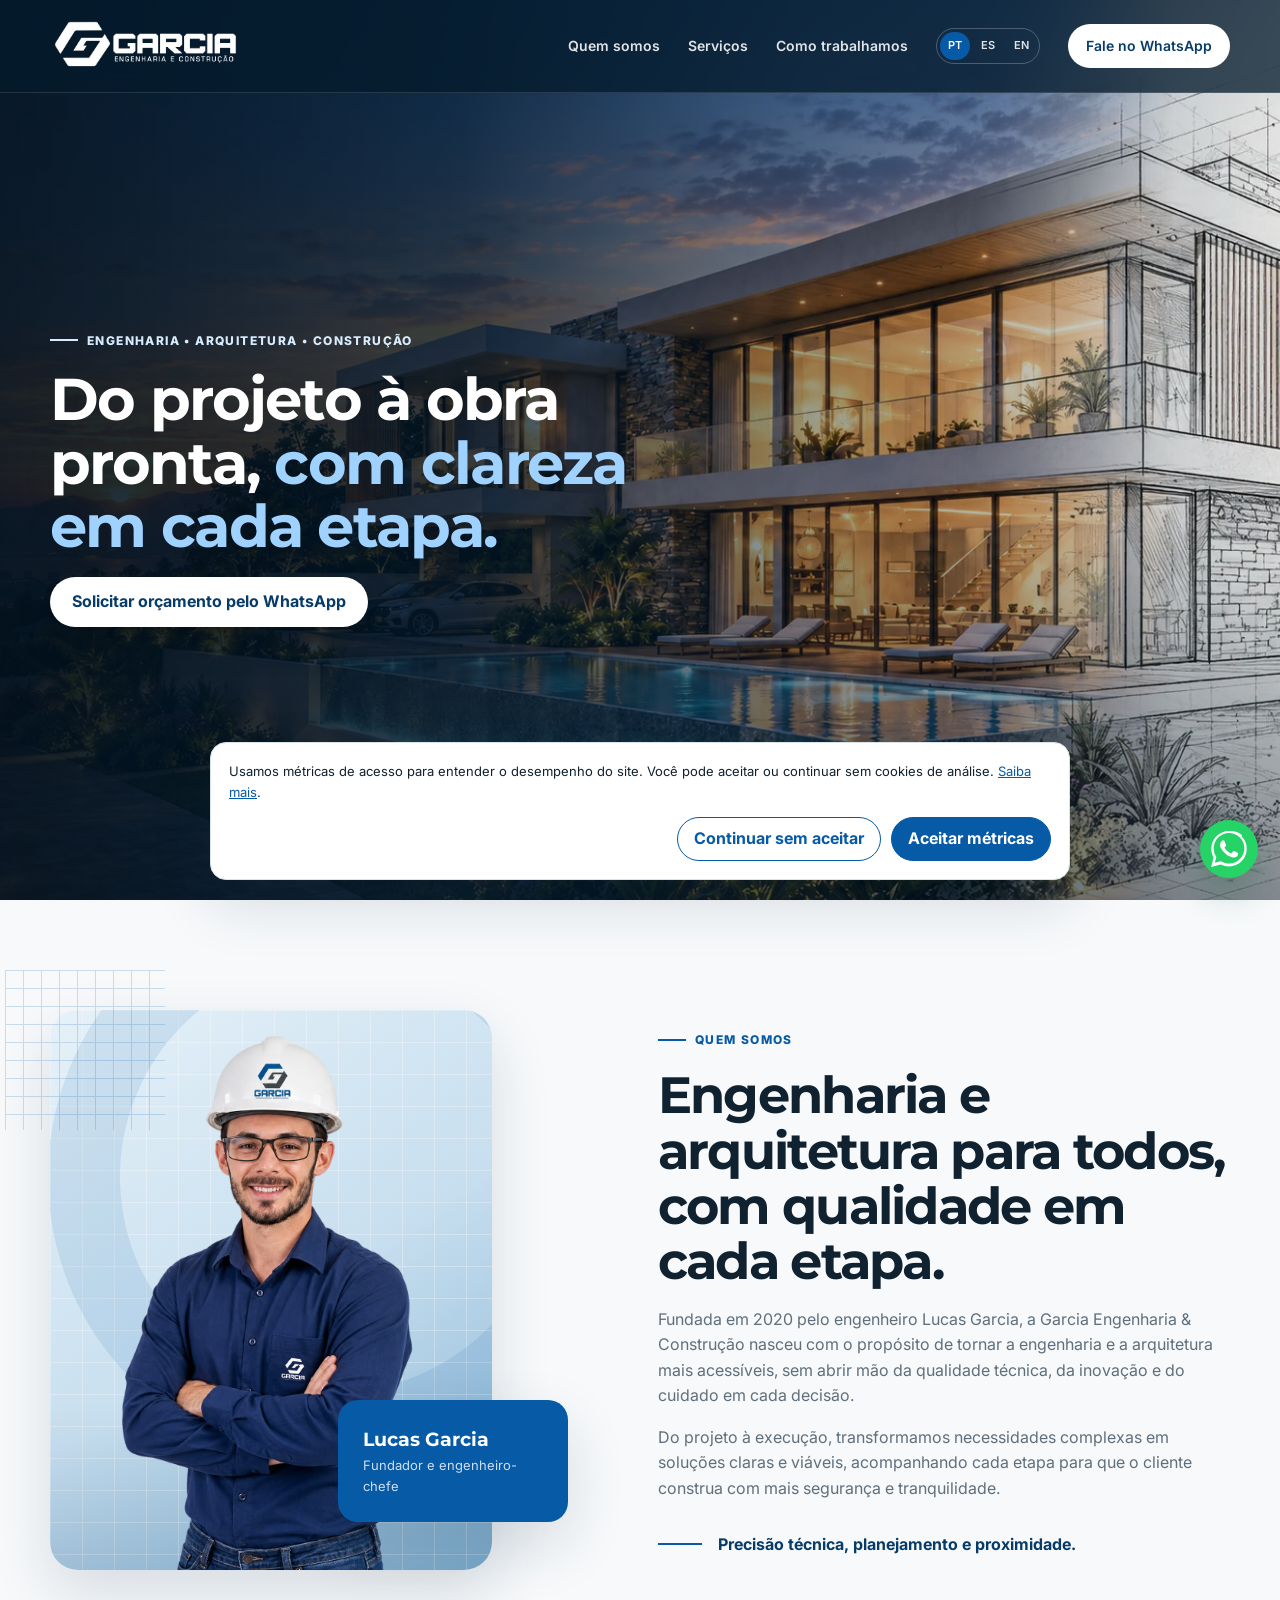
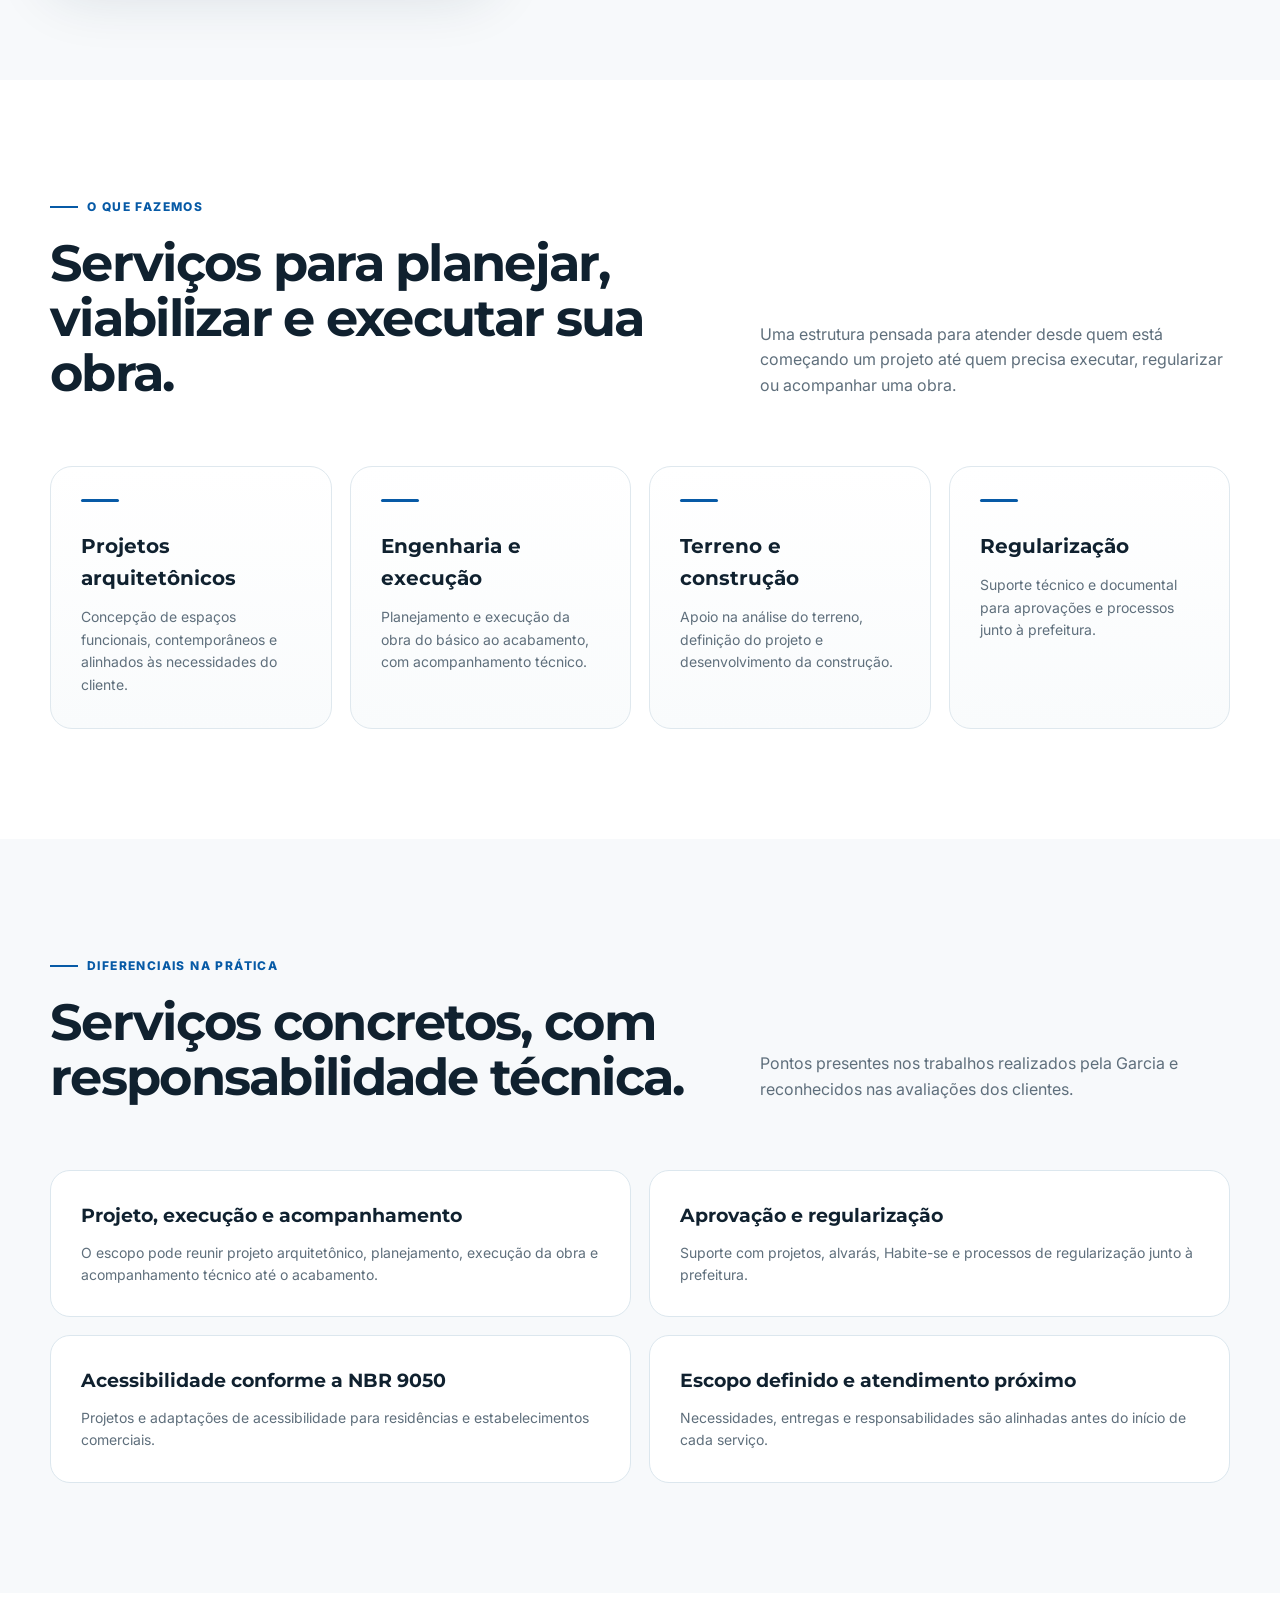
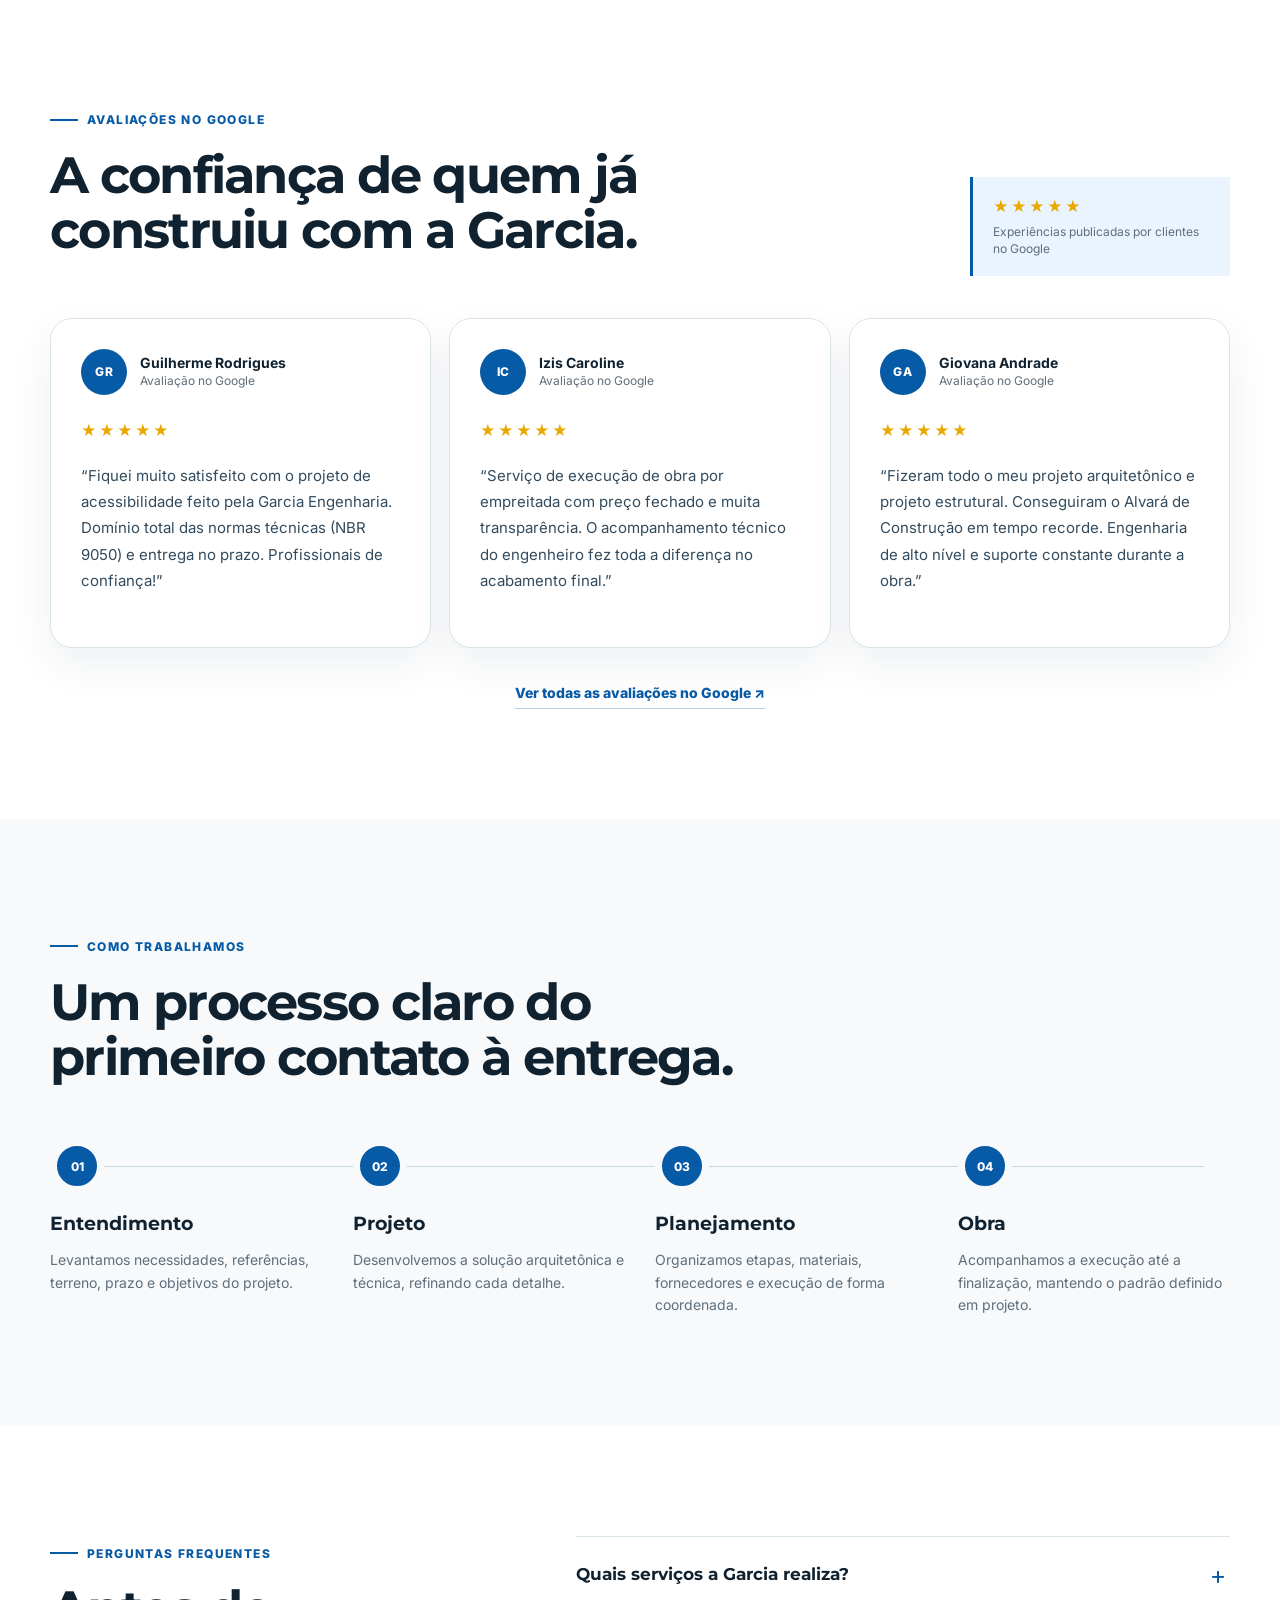
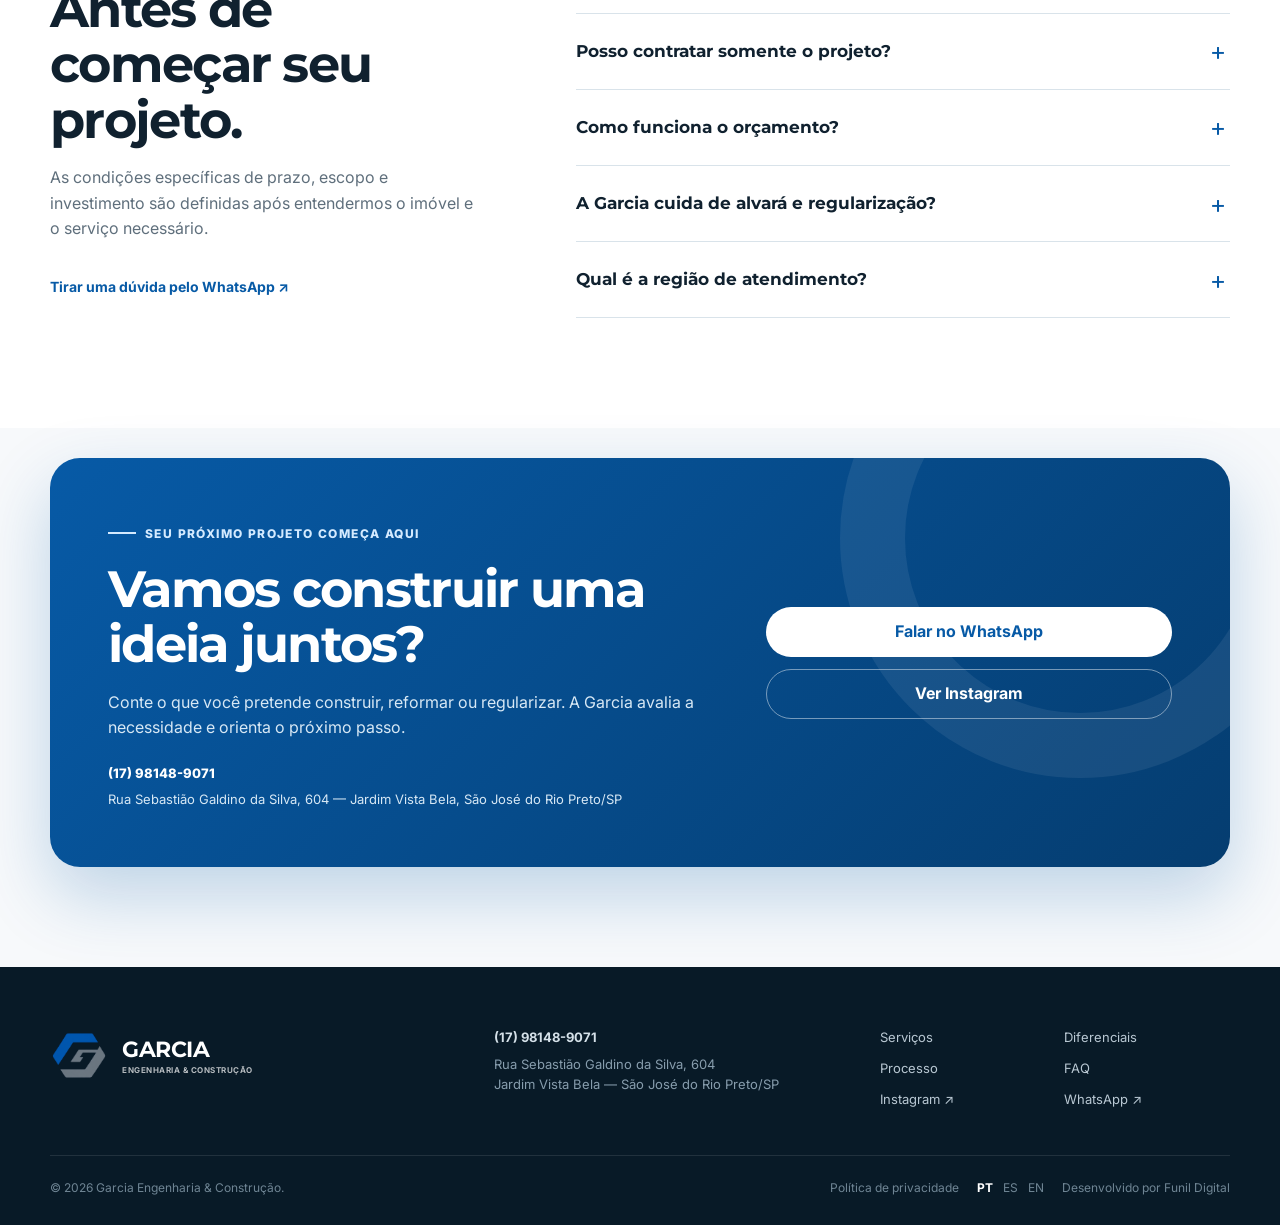
<file: index.html>
<!DOCTYPE html>
<html lang="pt-BR">
<head>
  <meta charset="UTF-8" />
  <meta name="viewport" content="width=device-width, initial-scale=1.0" />

  <meta name="description" content="Engenharia, arquitetura, execução de obras, acessibilidade e regularização em São José do Rio Preto. Fale com a Garcia Engenharia & Construção." />
  <meta name="robots" content="index, follow, max-image-preview:large" />
  <meta name="theme-color" content="#075aa6" />
  <link rel="canonical" href="https://garciaconstrutora.com.br/" />
  <link rel="alternate" hreflang="pt-BR" href="https://garciaconstrutora.com.br/" />
  <link rel="alternate" hreflang="en" href="https://garciaconstrutora.com.br/en/" />
  <link rel="alternate" hreflang="es" href="https://garciaconstrutora.com.br/es/" />
  <link rel="alternate" hreflang="x-default" href="https://garciaconstrutora.com.br/" />

  <meta property="og:type" content="website" />
  <meta property="og:locale" content="pt_BR" />
  <meta property="og:site_name" content="Garcia Engenharia & Construção" />
  <meta property="og:title" content="Engenharia e Construção em São José do Rio Preto | Garcia" />
  <meta property="og:description" content="Projetos, execução de obras, acessibilidade e regularização com acompanhamento técnico em São José do Rio Preto." />
  <meta property="og:url" content="https://garciaconstrutora.com.br/" />
  <meta property="og:image" content="https://garciaconstrutora.com.br/assets/hero-garcia-engenharia.png" />
  <meta property="og:image:width" content="1672" />
  <meta property="og:image:height" content="941" />
  <meta property="og:image:alt" content="Garcia Engenharia & Construção" />

  <meta name="twitter:card" content="summary_large_image" />
  <meta name="twitter:title" content="Engenharia e Construção em São José do Rio Preto | Garcia" />
  <meta name="twitter:description" content="Projetos, execução de obras, acessibilidade e regularização com acompanhamento técnico." />
  <meta name="twitter:image" content="https://garciaconstrutora.com.br/assets/hero-garcia-engenharia.png" />

  <title>Engenharia e Construção em São José do Rio Preto | Garcia</title>

  <script type="application/ld+json">
  {
    "@context": "https://schema.org",
    "@type": ["ProfessionalService", "GeneralContractor"],
    "@id": "https://garciaconstrutora.com.br/#empresa",
    "name": "Garcia Engenharia & Construção",
    "url": "https://garciaconstrutora.com.br/",
    "logo": "https://garciaconstrutora.com.br/assets/garcia-logo-horizontal-full.png",
    "image": "https://garciaconstrutora.com.br/assets/hero-garcia-engenharia.png",
    "telephone": "+5517981489071",
    "foundingDate": "2020",
    "founder": {
      "@type": "Person",
      "name": "Lucas Garcia",
      "jobTitle": "Engenheiro-chefe"
    },
    "address": {
      "@type": "PostalAddress",
      "streetAddress": "Rua Sebastião Galdino da Silva, 604",
      "addressLocality": "São José do Rio Preto",
      "addressRegion": "SP",
      "addressCountry": "BR"
    },
    "contactPoint": {
      "@type": "ContactPoint",
      "telephone": "+5517981489071",
      "contactType": "customer service",
      "availableLanguage": "Portuguese"
    },
    "areaServed": {
      "@type": "City",
      "name": "São José do Rio Preto"
    },
    "sameAs": [
      "https://www.instagram.com/garcia.engenhariaeconstrucao/",
      "https://www.google.com.br/maps/place/Garcia+Engenharia+e+Constru%C3%A7%C3%A3o/"
    ],
    "hasOfferCatalog": {
      "@type": "OfferCatalog",
      "name": "Serviços de engenharia e construção",
      "itemListElement": [
        {"@type": "Offer", "itemOffered": {"@type": "Service", "name": "Projetos arquitetônicos"}},
        {"@type": "Offer", "itemOffered": {"@type": "Service", "name": "Engenharia e execução de obras"}},
        {"@type": "Offer", "itemOffered": {"@type": "Service", "name": "Projetos de acessibilidade"}},
        {"@type": "Offer", "itemOffered": {"@type": "Service", "name": "Regularização de imóveis"}}
      ]
    }
  }
  </script>
  <link rel="icon" type="image/png" href="assets/Somente%20o%20símbolo.png" />
  <link rel="apple-touch-icon" href="assets/Somente%20o%20símbolo.png" />
  <link rel="preconnect" href="https://fonts.googleapis.com">
  <link rel="preconnect" href="https://fonts.gstatic.com" crossorigin>
  <link href="https://fonts.googleapis.com/css2?family=Inter:wght@400;500;600;700;800&family=Montserrat:wght@600;700;800&display=swap" rel="stylesheet">
  <link rel="preload" as="image" href="assets/hero-garcia-engenharia.webp" type="image/webp" fetchpriority="high" />
  <link rel="preload" as="image" href="assets/hero-garcia-engenharia-complete.webp" type="image/webp" fetchpriority="high" />
  <link rel="stylesheet" href="styles.css?v=20260921" />
  <style>
    .brand-logo { display:block; width: 218px; max-height: 64px; object-fit: contain; object-position: left center; }
    .brand-footer .brand-logo { width: 230px; }
    .footer-symbol { width: 58px; height: 58px; object-fit: contain; flex: 0 0 auto; }
    .footer-brand-original { display:inline-flex; align-items:center; gap:14px; }
    .footer-brand-name { display:grid; line-height:1.05; color:#fff; }
    .footer-brand-name strong { font-family:Montserrat,sans-serif; font-size:22px; letter-spacing:-.5px; }
    .footer-brand-name span { margin-top:5px; font-size:8px; font-weight:700; letter-spacing:.5px; opacity:.7; }
    @media (max-width: 760px) {
      .brand-logo { width: 176px; max-height: 54px; }
      .brand-footer .brand-logo { width: 190px; }
    }
  </style>
</head>
<body>
  <a class="skip-link" href="#conteudo">Ir para o conteúdo principal</a>
  <header class="site-header" id="topo">
    <div class="container nav-wrap">
      <a class="brand" href="#topo" aria-label="Garcia Engenharia - início">
        <img class="brand-logo" src="assets/garcia-logo-horizontal-full.png" width="2172" height="724" alt="Garcia Engenharia & Construção" />
      </a>

      <button class="menu-toggle" type="button" aria-label="Abrir menu" aria-expanded="false" aria-controls="menu-principal">
        <span></span><span></span><span></span>
      </button>

      <nav class="nav" id="menu-principal" aria-label="Navegação principal">
        <a href="#sobre">Quem somos</a>
        <a href="#servicos">Serviços</a>
        <a href="#processo">Como trabalhamos</a>
        <span class="language-switcher" aria-label="Selecionar idioma">
          <a href="./" lang="pt-BR" aria-current="page" aria-label="Português">PT</a>
          <a href="es/" lang="es" aria-label="Español">ES</a>
          <a href="en/" lang="en" aria-label="English">EN</a>
        </span>
        <a class="nav-cta" href="https://wa.me/5517981489071?text=Ol%C3%A1%2C%20Lucas%21%20Gostaria%20de%20conversar%20sobre%20um%20projeto." target="_blank" rel="noopener noreferrer" data-whatsapp="menu">Fale no WhatsApp</a>
      </nav>
    </div>
  </header>

  <main id="conteudo">
    <section class="hero">
      <div class="hero-bg hero-bg-sketch" aria-hidden="true"></div>
      <div class="hero-bg hero-bg-complete" aria-hidden="true"></div>
      <div class="container hero-grid">
        <div class="hero-content reveal">
          <span class="eyebrow">Engenharia • Arquitetura • Construção</span>
          <h1>Do projeto à obra pronta, <span>com clareza em cada etapa.</span></h1>
          <div class="hero-actions">
            <a class="btn btn-primary" href="https://wa.me/5517981489071?text=Ol%C3%A1%2C%20Lucas%21%20Gostaria%20de%20conversar%20sobre%20um%20projeto." target="_blank" rel="noopener noreferrer" data-whatsapp="hero">Solicitar orçamento pelo WhatsApp</a>
          </div>
        </div>
      </div>
      <a href="#sobre" class="scroll-hint" aria-label="Conhecer a Garcia Engenharia">↓</a>
    </section>

    <section class="section section-light" id="sobre">
      <div class="container split-grid">
        <div class="about-visual reveal">
          <div class="founder-portrait">
            <img class="founder-photo" src="assets/lucas-garcia.png" width="1122" height="1402" loading="lazy" decoding="async" alt="Lucas Garcia, fundador e engenheiro-chefe da Garcia Engenharia & Construção" />
          </div>
          <div class="photo-card">
            <strong>Lucas Garcia</strong>
            <span>Fundador e engenheiro-chefe</span>
          </div>
          <div class="grid-lines" aria-hidden="true"></div>
        </div>

        <div class="section-copy reveal delay-1">
          <span class="eyebrow">Quem somos</span>
          <h2>Engenharia e arquitetura para todos, com qualidade em cada etapa.</h2>
          <p>Fundada em 2020 pelo engenheiro Lucas Garcia, a Garcia Engenharia & Construção nasceu com o propósito de tornar a engenharia e a arquitetura mais acessíveis, sem abrir mão da qualidade técnica, da inovação e do cuidado em cada decisão.</p>
          <p>Do projeto à execução, transformamos necessidades complexas em soluções claras e viáveis, acompanhando cada etapa para que o cliente construa com mais segurança e tranquilidade.</p>
          <div class="signature-line">
            <span></span>
            <p>Precisão técnica, planejamento e proximidade.</p>
          </div>
        </div>
      </div>
    </section>

    <section class="section services" id="servicos">
      <div class="container">
        <div class="section-heading reveal">
          <div>
            <span class="eyebrow">O que fazemos</span>
            <h2>Serviços para planejar, viabilizar e executar sua obra.</h2>
          </div>
          <p>Uma estrutura pensada para atender desde quem está começando um projeto até quem precisa executar, regularizar ou acompanhar uma obra.</p>
        </div>

        <div class="service-grid">
          <article class="service-card reveal">
            <h3>Projetos arquitetônicos</h3>
            <p>Concepção de espaços funcionais, contemporâneos e alinhados às necessidades do cliente.</p>
          </article>
          <article class="service-card reveal delay-1">
            <h3>Engenharia e execução</h3>
            <p>Planejamento e execução da obra do básico ao acabamento, com acompanhamento técnico.</p>
          </article>
          <article class="service-card reveal delay-2">
            <h3>Terreno e construção</h3>
            <p>Apoio na análise do terreno, definição do projeto e desenvolvimento da construção.</p>
          </article>
          <article class="service-card reveal">
            <h3>Regularização</h3>
            <p>Suporte técnico e documental para aprovações e processos junto à prefeitura.</p>
          </article>
        </div>
      </div>
    </section>

    <section class="section differentiators" id="diferenciais">
      <div class="container">
        <div class="section-heading reveal">
          <div>
            <span class="eyebrow">Diferenciais na prática</span>
            <h2>Serviços concretos, com responsabilidade técnica.</h2>
          </div>
          <p>Pontos presentes nos trabalhos realizados pela Garcia e reconhecidos nas avaliações dos clientes.</p>
        </div>

        <div class="differentials-grid">
          <article class="differential-card reveal">
            <h3>Projeto, execução e acompanhamento</h3>
            <p>O escopo pode reunir projeto arquitetônico, planejamento, execução da obra e acompanhamento técnico até o acabamento.</p>
          </article>
          <article class="differential-card reveal delay-1">
            <h3>Aprovação e regularização</h3>
            <p>Suporte com projetos, alvarás, Habite-se e processos de regularização junto à prefeitura.</p>
          </article>
          <article class="differential-card reveal delay-2">
            <h3>Acessibilidade conforme a NBR 9050</h3>
            <p>Projetos e adaptações de acessibilidade para residências e estabelecimentos comerciais.</p>
          </article>
          <article class="differential-card reveal">
            <h3>Escopo definido e atendimento próximo</h3>
            <p>Necessidades, entregas e responsabilidades são alinhadas antes do início de cada serviço.</p>
          </article>
        </div>
      </div>
    </section>

    <section class="section projects" id="projetos" hidden>
      <div class="container">
        <div class="section-heading reveal">
          <div>
            <span class="eyebrow">Estudos de caso</span>
            <h2>Projetos apresentados do contexto à entrega.</h2>
          </div>
          <p>Os próximos cases mostrarão o desafio, a solução técnica, o escopo executado e o resultado de cada trabalho.</p>
        </div>

        <div class="project-grid">
          <article class="case-card reveal">
            <div class="case-image p1"><span>Estudo de caso em preparação</span></div>
            <div class="case-content">
              <span class="case-type">Arquitetura</span>
              <h3>Projeto residencial</h3>
              <p>Espaço preparado para apresentar contexto, decisões de projeto e resultado final.</p>
              <div class="case-outline"><span>Contexto</span><span>Solução</span><span>Entrega</span></div>
            </div>
          </article>
          <article class="case-card reveal delay-1">
            <div class="case-image p2"><span>Estudo de caso em preparação</span></div>
            <div class="case-content">
              <span class="case-type">Regularização</span>
              <h3>Documentação e aprovação</h3>
              <p>Estrutura pronta para detalhar o cenário inicial, os processos e a solução aplicada.</p>
              <div class="case-outline"><span>Desafio</span><span>Processo</span><span>Resultado</span></div>
            </div>
          </article>
          <article class="case-card reveal delay-2">
            <div class="case-image p3"><span>Estudo de caso em preparação</span></div>
            <div class="case-content">
              <span class="case-type">Construção</span>
              <h3>Execução e acompanhamento</h3>
              <p>Área reservada para registrar etapas da obra, escopo executado e entrega.</p>
              <div class="case-outline"><span>Planejamento</span><span>Obra</span><span>Entrega</span></div>
            </div>
          </article>
        </div>
      </div>
    </section>

    <section class="section reviews" id="avaliacoes">
      <div class="container">
        <div class="reviews-heading reveal">
          <div>
            <span class="eyebrow">Avaliações no Google</span>
            <h2>A confiança de quem já construiu com a Garcia.</h2>
          </div>
          <div class="google-proof">
            <span class="review-stars" aria-label="Cinco estrelas">★★★★★</span>
            <span>Experiências publicadas por clientes no Google</span>
          </div>
        </div>

        <div class="reviews-grid">
          <article class="review-card reveal">
            <div class="review-author">
              <span class="review-initials" aria-hidden="true">GR</span>
              <div><strong>Guilherme Rodrigues</strong><span>Avaliação no Google</span></div>
            </div>
            <span class="review-stars" aria-hidden="true">★★★★★</span>
            <blockquote>“Fiquei muito satisfeito com o projeto de acessibilidade feito pela Garcia Engenharia. Domínio total das normas técnicas (NBR 9050) e entrega no prazo. Profissionais de confiança!”</blockquote>
          </article>

          <article class="review-card reveal delay-1">
            <div class="review-author">
              <span class="review-initials" aria-hidden="true">IC</span>
              <div><strong>Izis Caroline</strong><span>Avaliação no Google</span></div>
            </div>
            <span class="review-stars" aria-hidden="true">★★★★★</span>
            <blockquote>“Serviço de execução de obra por empreitada com preço fechado e muita transparência. O acompanhamento técnico do engenheiro fez toda a diferença no acabamento final.”</blockquote>
          </article>

          <article class="review-card reveal delay-2">
            <div class="review-author">
              <span class="review-initials" aria-hidden="true">GA</span>
              <div><strong>Giovana Andrade</strong><span>Avaliação no Google</span></div>
            </div>
            <span class="review-stars" aria-hidden="true">★★★★★</span>
            <blockquote>“Fizeram todo o meu projeto arquitetônico e projeto estrutural. Conseguiram o Alvará de Construção em tempo recorde. Engenharia de alto nível e suporte constante durante a obra.”</blockquote>
          </article>
        </div>

        <div class="reviews-footer reveal">
          <a class="reviews-link" href="https://www.google.com.br/maps/place/Garcia+Engenharia+e+Constru%C3%A7%C3%A3o/@-20.7834507,-49.4233822,17z/data=!4m18!1m9!3m8!1s0x94bdad259d343943:0x3250b9483b3e4de0!2sGarcia+Engenharia+e+Constru%C3%A7%C3%A3o!8m2!3d-20.7834557!4d-49.4208019!9m1!1b1!16s%2Fg%2F11r2r5wvwv!3m7!1s0x94bdad259d343943:0x3250b9483b3e4de0!8m2!3d-20.7834557!4d-49.4208019!9m1!1b1!16s%2Fg%2F11r2r5wvwv" target="_blank" rel="noopener noreferrer">Ver todas as avaliações no Google ↗</a>
        </div>
      </div>
    </section>

    <section class="section process" id="processo">
      <div class="container">
        <div class="process-intro reveal">
          <span class="eyebrow">Como trabalhamos</span>
          <h2>Um processo claro do primeiro contato à entrega.</h2>
        </div>
        <div class="timeline">
          <article class="timeline-item reveal"><span>01</span><h3>Entendimento</h3><p>Levantamos necessidades, referências, terreno, prazo e objetivos do projeto.</p></article>
          <article class="timeline-item reveal delay-1"><span>02</span><h3>Projeto</h3><p>Desenvolvemos a solução arquitetônica e técnica, refinando cada detalhe.</p></article>
          <article class="timeline-item reveal delay-2"><span>03</span><h3>Planejamento</h3><p>Organizamos etapas, materiais, fornecedores e execução de forma coordenada.</p></article>
          <article class="timeline-item reveal delay-3"><span>04</span><h3>Obra</h3><p>Acompanhamos a execução até a finalização, mantendo o padrão definido em projeto.</p></article>
        </div>
      </div>
    </section>

    <section class="section faq" id="faq">
      <div class="container faq-grid">
        <div class="faq-intro reveal">
          <span class="eyebrow">Perguntas frequentes</span>
          <h2>Antes de começar seu projeto.</h2>
          <p>As condições específicas de prazo, escopo e investimento são definidas após entendermos o imóvel e o serviço necessário.</p>
          <a class="text-link text-link-blue" href="https://wa.me/5517981489071?text=Ol%C3%A1%2C%20Lucas%21%20Gostaria%20de%20conversar%20sobre%20um%20projeto." target="_blank" rel="noopener noreferrer" data-whatsapp="faq">Tirar uma dúvida pelo WhatsApp ↗</a>
        </div>
        <div class="faq-list">
          <details class="faq-item reveal">
            <summary>Quais serviços a Garcia realiza?</summary>
            <p>Projetos arquitetônicos e de engenharia, acessibilidade, regularização, documentação, execução e acompanhamento técnico de obras.</p>
          </details>
          <details class="faq-item reveal delay-1">
            <summary>Posso contratar somente o projeto?</summary>
            <p>Sim. O escopo pode contemplar somente projeto e documentação, acompanhamento técnico ou a execução completa, conforme a necessidade.</p>
          </details>
          <details class="faq-item reveal delay-2">
            <summary>Como funciona o orçamento?</summary>
            <p>No primeiro contato são levantados o tipo de imóvel, a localização, o serviço necessário e o estágio atual. Com essas informações, a Garcia define o escopo e apresenta a proposta.</p>
          </details>
          <details class="faq-item reveal">
            <summary>A Garcia cuida de alvará e regularização?</summary>
            <p>Sim. A empresa atua com projetos, alvarás, Habite-se e processos de regularização junto à prefeitura, de acordo com cada caso.</p>
          </details>
          <details class="faq-item reveal">
            <summary>Qual é a região de atendimento?</summary>
            <p>A Garcia está em São José do Rio Preto. A disponibilidade para cidades da região é confirmada durante o atendimento inicial.</p>
          </details>
        </div>
      </div>
    </section>

    <section class="cta-section" id="contato">
      <div class="container cta-card reveal">
        <div>
          <span class="eyebrow eyebrow-light">Seu próximo projeto começa aqui</span>
          <h2>Vamos construir uma ideia juntos?</h2>
          <p>Conte o que você pretende construir, reformar ou regularizar. A Garcia avalia a necessidade e orienta o próximo passo.</p>
          <address class="cta-contact">
            <a href="tel:+5517981489071">(17) 98148-9071</a>
            <a href="https://www.google.com/maps/search/?api=1&query=Rua%20Sebasti%C3%A3o%20Galdino%20da%20Silva%2C%20604%2C%20S%C3%A3o%20Jos%C3%A9%20do%20Rio%20Preto%2C%20SP" target="_blank" rel="noopener noreferrer">Rua Sebastião Galdino da Silva, 604 — Jardim Vista Bela, São José do Rio Preto/SP</a>
          </address>
        </div>
        <div class="cta-actions">
          <a class="btn btn-white" href="https://wa.me/5517981489071?text=Ol%C3%A1%2C%20Lucas%21%20Gostaria%20de%20conversar%20sobre%20um%20projeto." target="_blank" rel="noopener noreferrer" data-whatsapp="cta">Falar no WhatsApp</a>
          <a class="btn btn-outline-white" href="https://www.instagram.com/garcia.engenhariaeconstrucao/" target="_blank" rel="noopener noreferrer">Ver Instagram</a>
        </div>
      </div>
    </section>
  </main>

  <footer>
    <div class="container footer-grid">
      <a class="footer-brand-original" href="#topo" aria-label="Garcia Engenharia - início">
        <img class="footer-symbol" src="assets/garcia-symbol-white.png" alt="" aria-hidden="true" />
        <span class="footer-brand-name">
          <strong>GARCIA</strong>
          <span>ENGENHARIA & CONSTRUÇÃO</span>
        </span>
      </a>
      <address class="footer-contact">
        <a href="tel:+5517981489071">(17) 98148-9071</a>
        <a href="https://www.google.com/maps/search/?api=1&query=Rua%20Sebasti%C3%A3o%20Galdino%20da%20Silva%2C%20604%2C%20S%C3%A3o%20Jos%C3%A9%20do%20Rio%20Preto%2C%20SP" target="_blank" rel="noopener noreferrer">Rua Sebastião Galdino da Silva, 604<br>Jardim Vista Bela — São José do Rio Preto/SP</a>
      </address>
      <div class="footer-links">
        <a href="#servicos">Serviços</a><a href="#diferenciais">Diferenciais</a><a href="#processo">Processo</a><a href="#faq">FAQ</a><a href="https://www.instagram.com/garcia.engenhariaeconstrucao/" target="_blank" rel="noopener noreferrer">Instagram ↗</a><a href="https://wa.me/5517981489071?text=Ol%C3%A1%2C%20Lucas%21%20Gostaria%20de%20conversar%20sobre%20um%20projeto." target="_blank" rel="noopener noreferrer" data-whatsapp="footer">WhatsApp ↗</a>
      </div>
    </div>
    <div class="container footer-bottom">
      <span>© <span id="year"></span> Garcia Engenharia & Construção.</span>
      <span class="footer-legal"><a href="politica-de-privacidade.html">Política de privacidade</a><span class="footer-languages"><a href="./" lang="pt-BR" aria-current="page">PT</a><a href="es/" lang="es">ES</a><a href="en/" lang="en">EN</a></span><a href="https://www.funildigital.com.br/" target="_blank" rel="noopener noreferrer">Desenvolvido por Funil Digital</a></span>
    </div>
  </footer>

  <aside class="cookie-banner" aria-label="Preferências de privacidade" hidden>
    <p>Usamos métricas de acesso para entender o desempenho do site. Você pode aceitar ou continuar sem cookies de análise. <a href="politica-de-privacidade.html">Saiba mais</a>.</p>
    <div><button class="cookie-reject" type="button">Continuar sem aceitar</button><button class="cookie-accept" type="button">Aceitar métricas</button></div>
  </aside>

  <a class="whatsapp-float" href="https://wa.me/5517981489071?text=Ol%C3%A1%2C%20Lucas%21%20Gostaria%20de%20conversar%20sobre%20um%20projeto." target="_blank" rel="noopener noreferrer" aria-label="Falar com a Garcia Engenharia pelo WhatsApp" data-whatsapp="floating">
    <svg class="whatsapp-mark" viewBox="0 0 24 24" aria-hidden="true" focusable="false"><path d="M17.472 14.382c-.297-.149-1.758-.867-2.03-.966-.273-.099-.471-.148-.67.15-.197.297-.767.966-.94 1.164-.173.198-.347.223-.644.074-.297-.149-1.255-.463-2.39-1.475-.883-.788-1.48-1.761-1.653-2.059-.173-.297-.018-.458.13-.606.134-.133.297-.347.446-.52.149-.174.198-.298.297-.497.1-.198.05-.371-.025-.52-.074-.149-.669-1.612-.916-2.207-.242-.579-.487-.5-.669-.51-.173-.008-.371-.01-.57-.01-.198 0-.52.074-.792.372-.272.297-1.04 1.016-1.04 2.479s1.065 2.876 1.213 3.074c.149.198 2.095 3.2 5.076 4.487.709.306 1.262.489 1.694.625.712.227 1.36.195 1.871.118.571-.085 1.758-.719 2.006-1.413.248-.694.248-1.289.173-1.413-.074-.124-.272-.198-.57-.347m-5.421 7.403h-.004a10.24 10.24 0 01-5.228-1.43l-.375-.223-3.888 1.02 1.037-3.79-.245-.39a10.23 10.23 0 01-1.57-5.47c.002-5.645 4.596-10.239 10.242-10.239 2.735 0 5.306 1.066 7.24 3.002a10.17 10.17 0 012.998 7.243c-.003 5.645-4.597 10.239-10.237 10.239m8.72-18.956A12.15 12.15 0 0012.012 0C5.495 0 .192 5.304.19 11.821c0 2.084.543 4.119 1.573 5.91L.09 24l6.411-1.682a11.82 11.82 0 005.509 1.404h.005c6.517 0 11.82-5.304 11.823-11.821a11.74 11.74 0 00-3.447-8.352"/></svg>
  </a>

  <script src="script.js"></script>
</body>
</html>
</file>
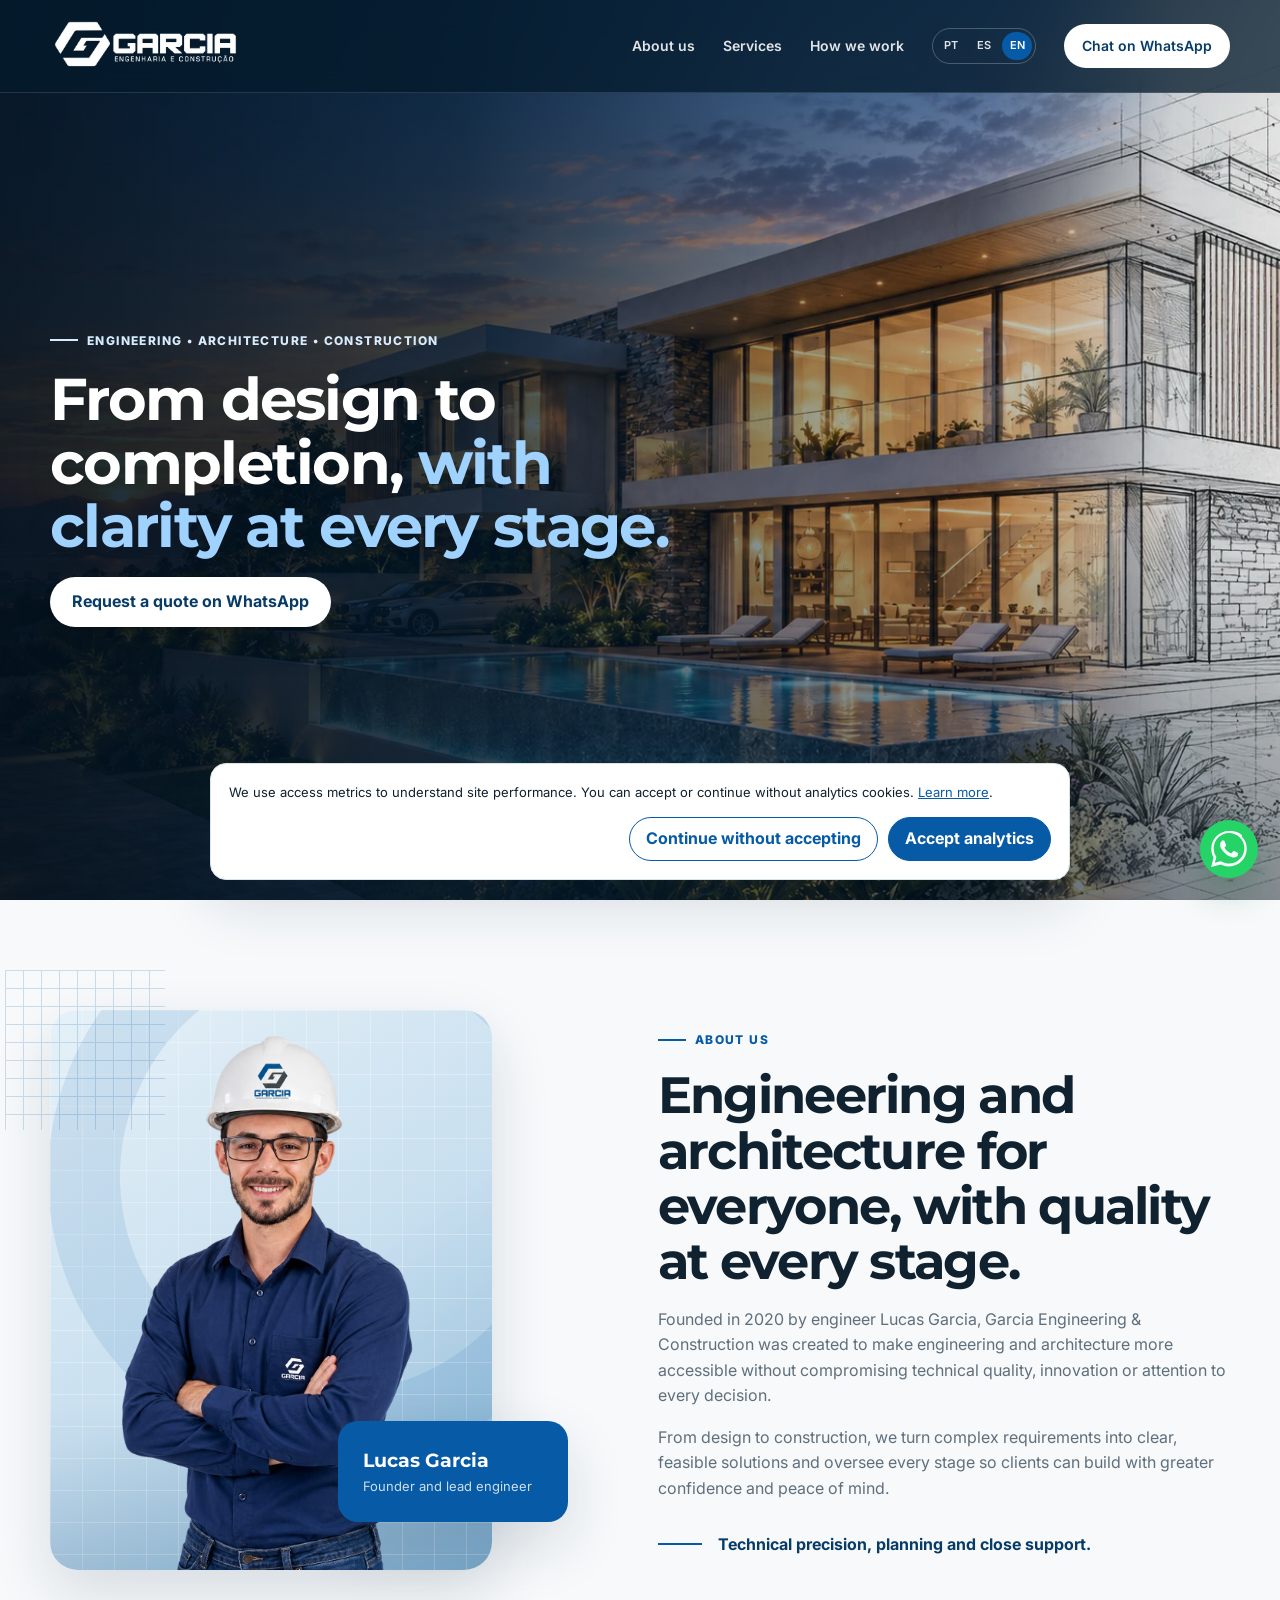
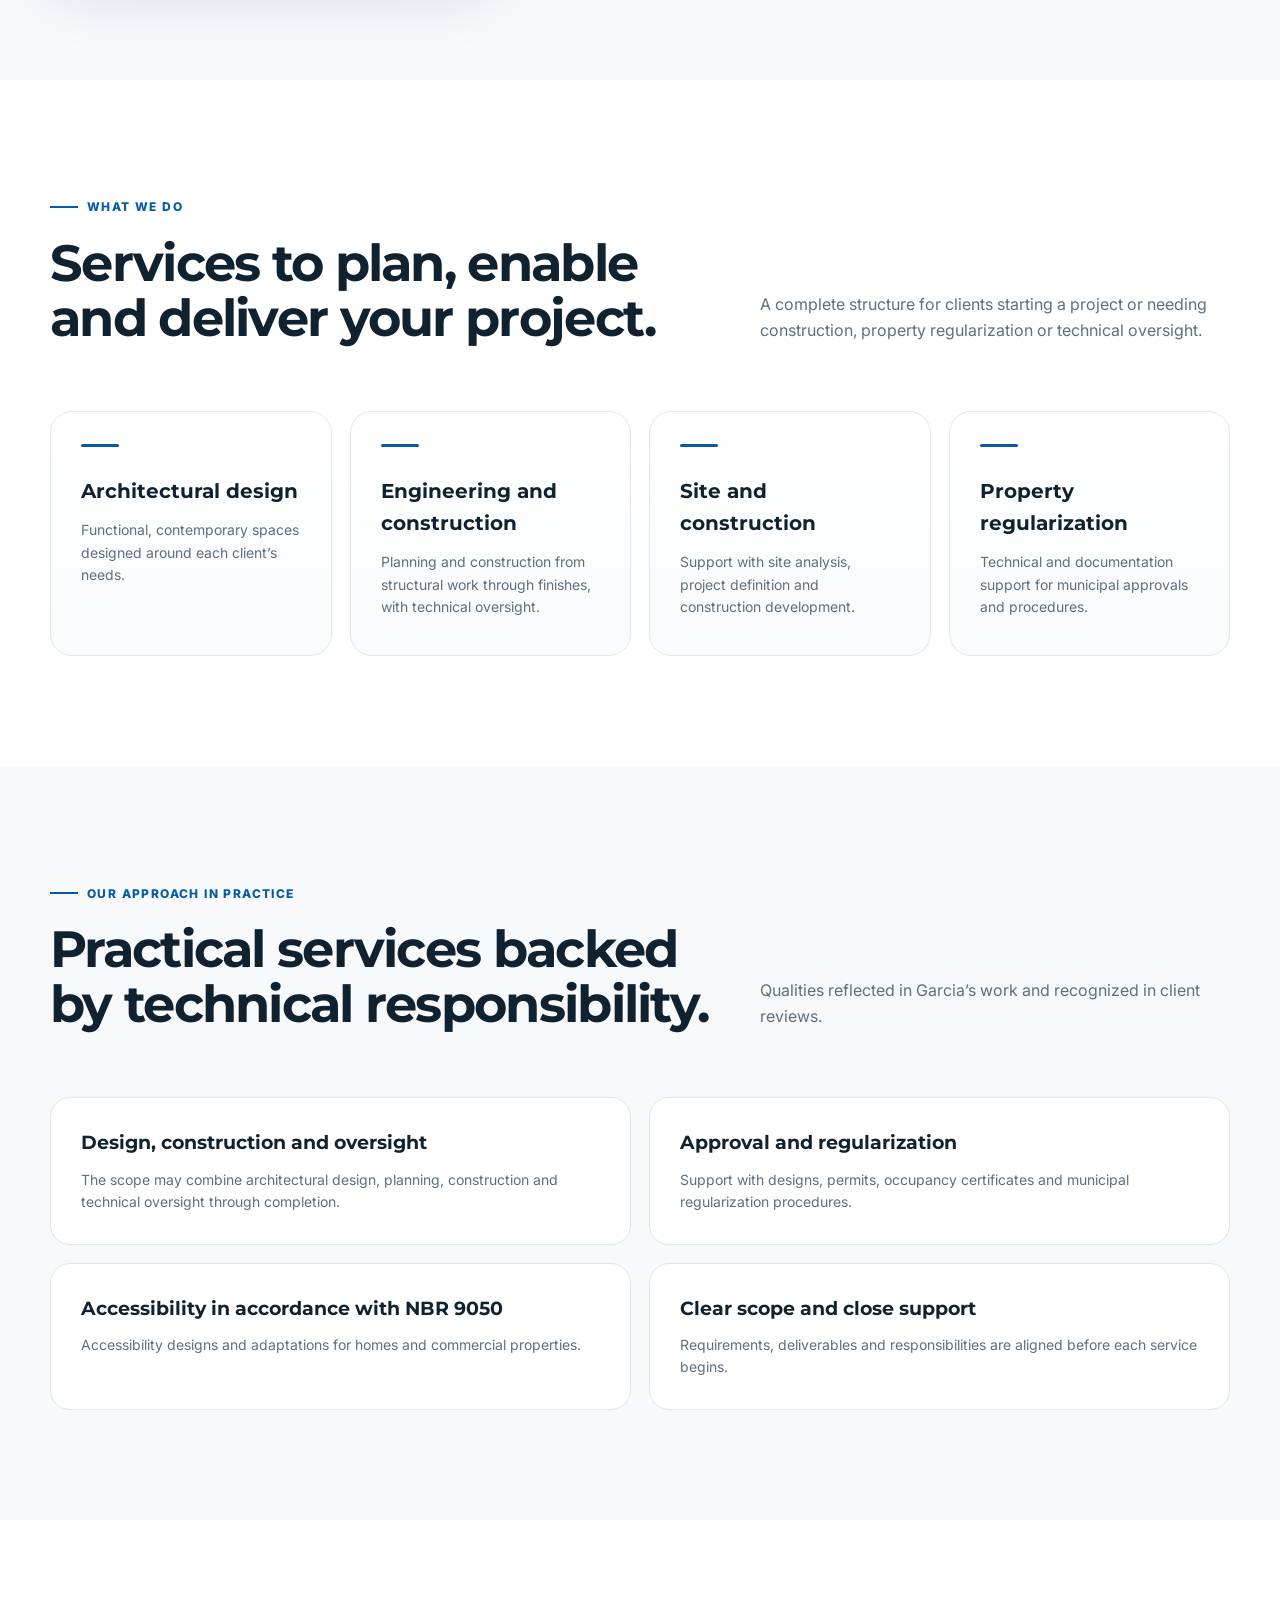
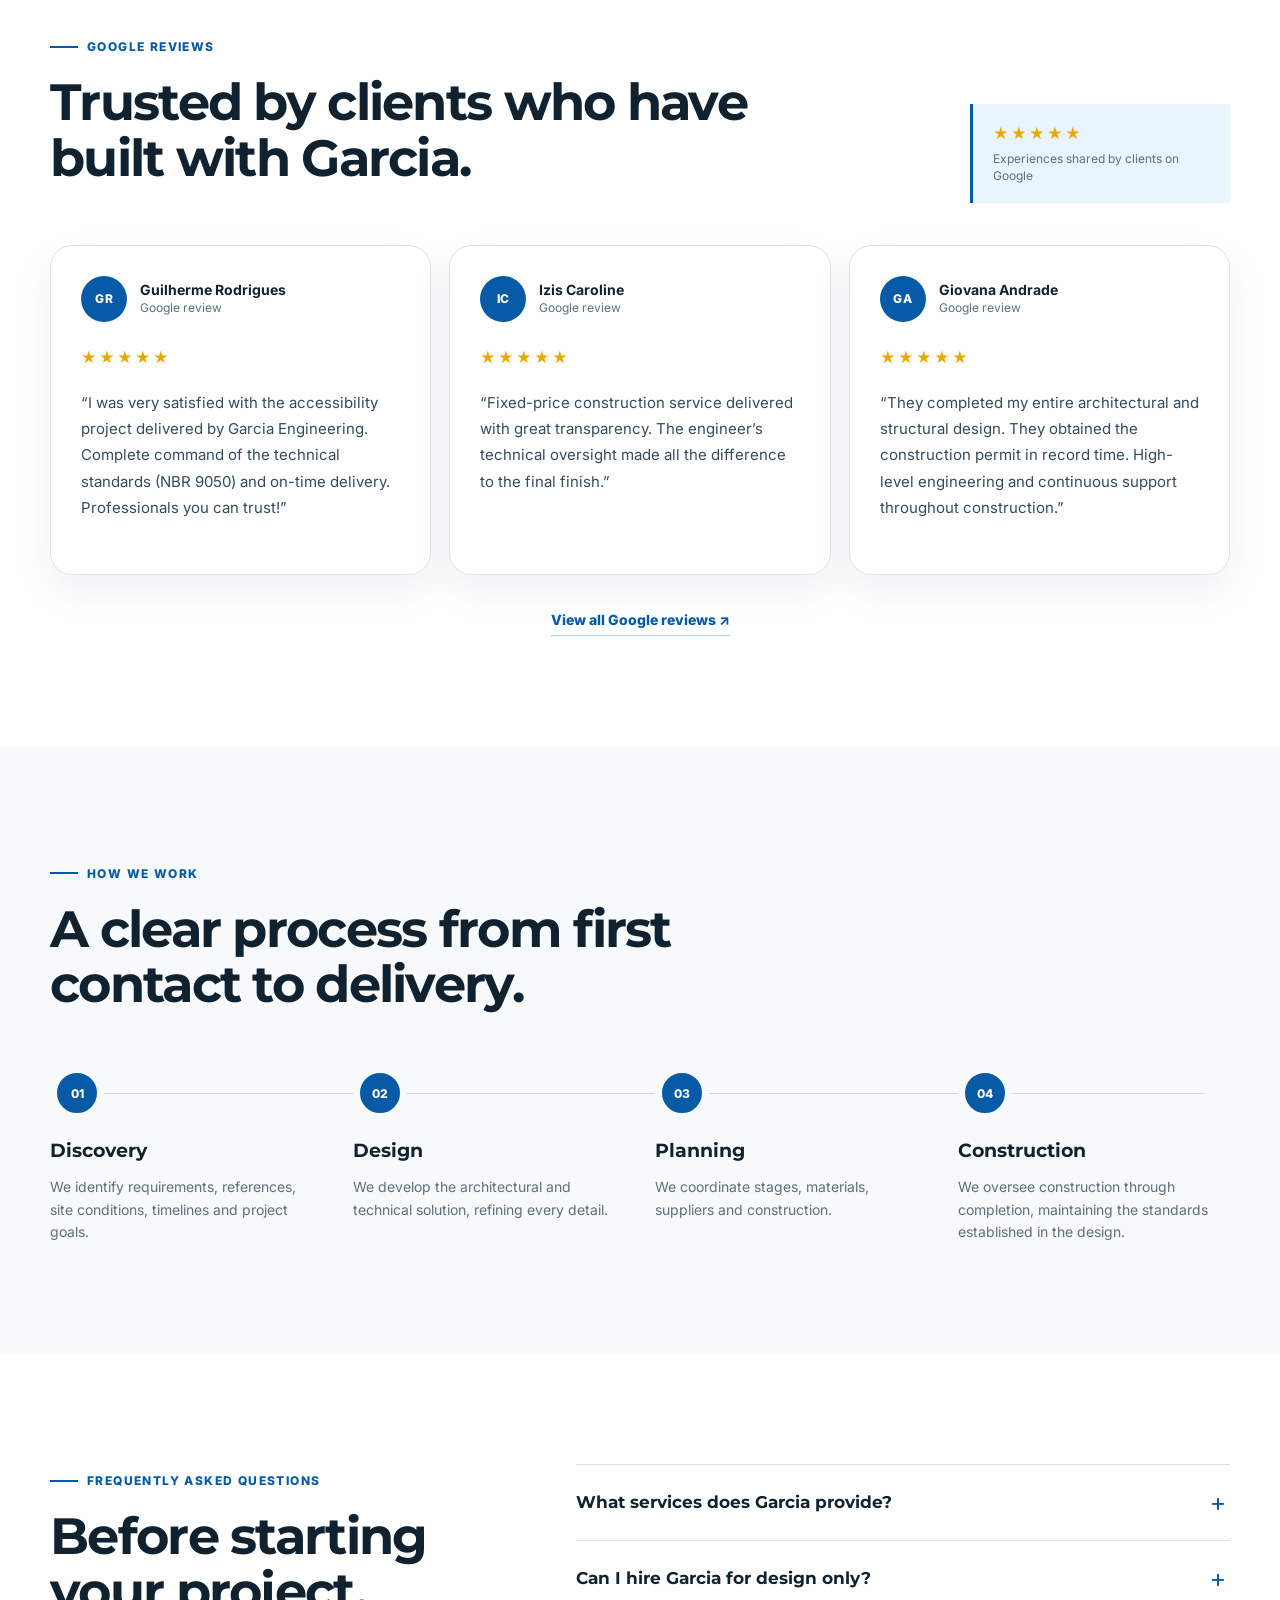
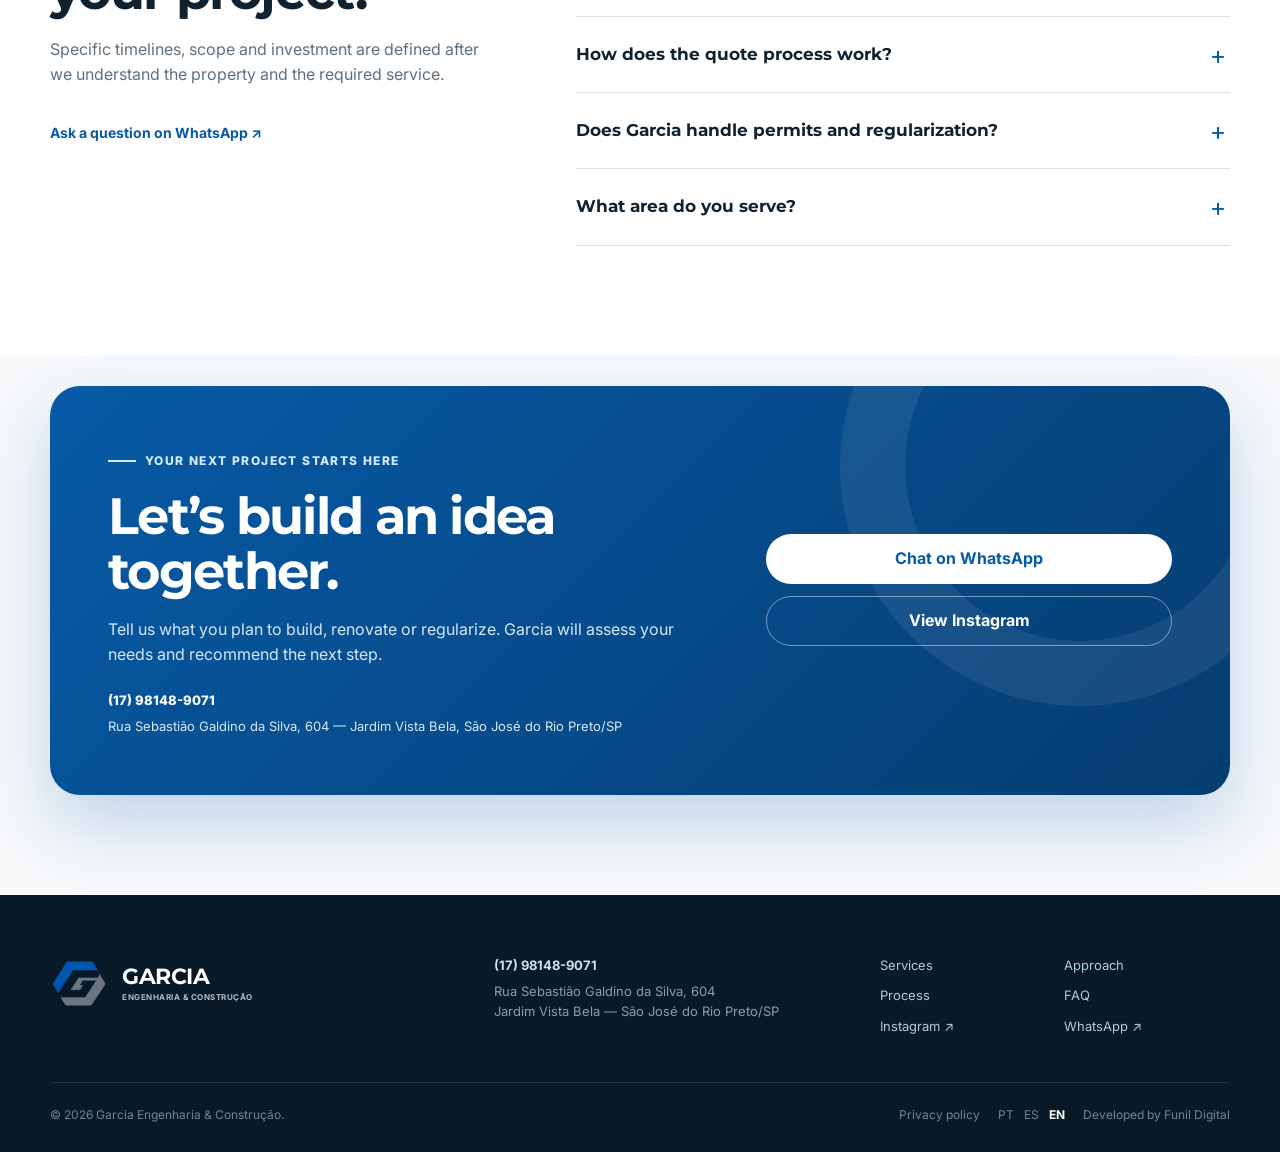
<file: en/index.html>
<!DOCTYPE html>
<html lang="en">
<head>
  <meta charset="UTF-8" />
  <meta name="viewport" content="width=device-width, initial-scale=1.0" />

  <meta name="description" content="Engineering, architecture, construction, accessibility and property regularization in São José do Rio Preto. Contact Garcia Engineering & Construction." />
  <meta name="robots" content="index, follow, max-image-preview:large" />
  <meta name="theme-color" content="#075aa6" />
  <link rel="canonical" href="https://garciaconstrutora.com.br/en/" />
  <link rel="alternate" hreflang="pt-BR" href="https://garciaconstrutora.com.br/" />
  <link rel="alternate" hreflang="en" href="https://garciaconstrutora.com.br/en/" />
  <link rel="alternate" hreflang="es" href="https://garciaconstrutora.com.br/es/" />
  <link rel="alternate" hreflang="x-default" href="https://garciaconstrutora.com.br/" />

  <meta property="og:type" content="website" />
  <meta property="og:locale" content="en_US" />
  <meta property="og:site_name" content="Garcia Engenharia & Construção" />
  <meta property="og:title" content="Engineering and Construction in São José do Rio Preto | Garcia" />
  <meta property="og:description" content="Design, construction, accessibility and property regularization with technical oversight in São José do Rio Preto." />
  <meta property="og:url" content="https://garciaconstrutora.com.br/en/" />
  <meta property="og:image" content="https://garciaconstrutora.com.br/assets/hero-garcia-engenharia.png" />
  <meta property="og:image:width" content="1672" />
  <meta property="og:image:height" content="941" />
  <meta property="og:image:alt" content="Garcia Engenharia & Construção" />

  <meta name="twitter:card" content="summary_large_image" />
  <meta name="twitter:title" content="Engineering and Construction in São José do Rio Preto | Garcia" />
  <meta name="twitter:description" content="Design, construction, accessibility and property regularization with technical oversight." />
  <meta name="twitter:image" content="https://garciaconstrutora.com.br/assets/hero-garcia-engenharia.png" />

  <title>Engineering and Construction in São José do Rio Preto | Garcia</title>

  <script type="application/ld+json">
  {
    "@context": "https://schema.org",
    "@type": ["ProfessionalService", "GeneralContractor"],
    "@id": "https://garciaconstrutora.com.br/en/#empresa",
    "name": "Garcia Engenharia & Construção",
    "url": "https://garciaconstrutora.com.br/en/",
    "logo": "https://garciaconstrutora.com.br/assets/garcia-logo-horizontal-full.png",
    "image": "https://garciaconstrutora.com.br/assets/hero-garcia-engenharia.png",
    "telephone": "+5517981489071",
    "foundingDate": "2020",
    "founder": {
      "@type": "Person",
      "name": "Lucas Garcia",
      "jobTitle": "Lead engineer"
    },
    "address": {
      "@type": "PostalAddress",
      "streetAddress": "Rua Sebastião Galdino da Silva, 604",
      "addressLocality": "São José do Rio Preto",
      "addressRegion": "SP",
      "addressCountry": "BR"
    },
    "contactPoint": {
      "@type": "ContactPoint",
      "telephone": "+5517981489071",
      "contactType": "customer service",
      "availableLanguage": "Portuguese"
    },
    "areaServed": {
      "@type": "City",
      "name": "São José do Rio Preto"
    },
    "sameAs": [
      "https://www.instagram.com/garcia.engenhariaeconstrucao/",
      "https://www.google.com.br/maps/place/Garcia+Engenharia+e+Constru%C3%A7%C3%A3o/"
    ],
    "hasOfferCatalog": {
      "@type": "OfferCatalog",
      "name": "Engineering and construction services",
      "itemListElement": [
        {"@type": "Offer", "itemOffered": {"@type": "Service", "name": "Architectural design"}},
        {"@type": "Offer", "itemOffered": {"@type": "Service", "name": "Engineering and construction delivery"}},
        {"@type": "Offer", "itemOffered": {"@type": "Service", "name": "Accessibility design"}},
        {"@type": "Offer", "itemOffered": {"@type": "Service", "name": "Property regularization"}}
      ]
    }
  }
  </script>
  <link rel="icon" type="image/png" href="../assets/Somente%20o%20símbolo.png" />
  <link rel="apple-touch-icon" href="../assets/Somente%20o%20símbolo.png" />
  <link rel="preconnect" href="https://fonts.googleapis.com">
  <link rel="preconnect" href="https://fonts.gstatic.com" crossorigin>
  <link href="https://fonts.googleapis.com/css2?family=Inter:wght@400;500;600;700;800&family=Montserrat:wght@600;700;800&display=swap" rel="stylesheet">
  <link rel="preload" as="image" href="../assets/hero-garcia-engenharia.webp" type="image/webp" fetchpriority="high" />
  <link rel="preload" as="image" href="../assets/hero-garcia-engenharia-complete.webp" type="image/webp" fetchpriority="high" />
  <link rel="stylesheet" href="../styles.css?v=20260921" />
  <style>
    .brand-logo { display:block; width: 218px; max-height: 64px; object-fit: contain; object-position: left center; }
    .brand-footer .brand-logo { width: 230px; }
    .footer-symbol { width: 58px; height: 58px; object-fit: contain; flex: 0 0 auto; }
    .footer-brand-original { display:inline-flex; align-items:center; gap:14px; }
    .footer-brand-name { display:grid; line-height:1.05; color:#fff; }
    .footer-brand-name strong { font-family:Montserrat,sans-serif; font-size:22px; letter-spacing:-.5px; }
    .footer-brand-name span { margin-top:5px; font-size:8px; font-weight:700; letter-spacing:.5px; opacity:.7; }
    @media (max-width: 760px) {
      .brand-logo { width: 176px; max-height: 54px; }
      .brand-footer .brand-logo { width: 190px; }
    }
  </style>
</head>
<body>
  <a class="skip-link" href="#conteudo">Skip to main content</a>
  <header class="site-header" id="topo">
    <div class="container nav-wrap">
      <a class="brand" href="#topo" aria-label="Garcia Engineering - home">
        <img class="brand-logo" src="../assets/garcia-logo-horizontal-full.png" width="2172" height="724" alt="Garcia Engenharia & Construção" />
      </a>

      <button class="menu-toggle" type="button" aria-label="Open menu" aria-expanded="false" aria-controls="menu-principal">
        <span></span><span></span><span></span>
      </button>

      <nav class="nav" id="menu-principal" aria-label="Main navigation">
        <a href="#sobre">About us</a>
        <a href="#servicos">Services</a>
        <a href="#processo">How we work</a>
        <span class="language-switcher" aria-label="Select language">
          <a href="../" lang="pt-BR" aria-label="Português">PT</a>
          <a href="../es/" lang="es" aria-label="Español">ES</a>
          <a href="./" lang="en" aria-current="page" aria-label="English">EN</a>
        </span>
        <a class="nav-cta" href="https://wa.me/5517981489071?text=Hello%2C%20Lucas!%20I%20would%20like%20to%20discuss%20a%20project." target="_blank" rel="noopener noreferrer" data-whatsapp="menu">Chat on WhatsApp</a>
      </nav>
    </div>
  </header>

  <main id="conteudo">
    <section class="hero">
      <div class="hero-bg hero-bg-sketch" aria-hidden="true"></div>
      <div class="hero-bg hero-bg-complete" aria-hidden="true"></div>
      <div class="container hero-grid">
        <div class="hero-content reveal">
          <span class="eyebrow">Engineering • Architecture • Construction</span>
          <h1>From design to completion, <span>with clarity at every stage.</span></h1>
          <div class="hero-actions">
            <a class="btn btn-primary" href="https://wa.me/5517981489071?text=Hello%2C%20Lucas!%20I%20would%20like%20to%20discuss%20a%20project." target="_blank" rel="noopener noreferrer" data-whatsapp="hero">Request a quote on WhatsApp</a>
          </div>
        </div>
      </div>
      <a href="#sobre" class="scroll-hint" aria-label="Learn about Garcia Engineering">↓</a>
    </section>

    <section class="section section-light" id="sobre">
      <div class="container split-grid">
        <div class="about-visual reveal">
          <div class="founder-portrait">
            <img class="founder-photo" src="../assets/lucas-garcia.png" width="1122" height="1402" loading="lazy" decoding="async" alt="Lucas Garcia, founder and lead engineer at Garcia Engineering & Construction" />
          </div>
          <div class="photo-card">
            <strong>Lucas Garcia</strong>
            <span>Founder and lead engineer</span>
          </div>
          <div class="grid-lines" aria-hidden="true"></div>
        </div>

        <div class="section-copy reveal delay-1">
          <span class="eyebrow">About us</span>
          <h2>Engineering and architecture for everyone, with quality at every stage.</h2>
          <p>Founded in 2020 by engineer Lucas Garcia, Garcia Engineering & Construction was created to make engineering and architecture more accessible without compromising technical quality, innovation or attention to every decision.</p>
          <p>From design to construction, we turn complex requirements into clear, feasible solutions and oversee every stage so clients can build with greater confidence and peace of mind.</p>
          <div class="signature-line">
            <span></span>
            <p>Technical precision, planning and close support.</p>
          </div>
        </div>
      </div>
    </section>

    <section class="section services" id="servicos">
      <div class="container">
        <div class="section-heading reveal">
          <div>
            <span class="eyebrow">What we do</span>
            <h2>Services to plan, enable and deliver your project.</h2>
          </div>
          <p>A complete structure for clients starting a project or needing construction, property regularization or technical oversight.</p>
        </div>

        <div class="service-grid">
          <article class="service-card reveal">
            <h3>Architectural design</h3>
            <p>Functional, contemporary spaces designed around each client’s needs.</p>
          </article>
          <article class="service-card reveal delay-1">
            <h3>Engineering and construction</h3>
            <p>Planning and construction from structural work through finishes, with technical oversight.</p>
          </article>
          <article class="service-card reveal delay-2">
            <h3>Site and construction</h3>
            <p>Support with site analysis, project definition and construction development.</p>
          </article>
          <article class="service-card reveal">
            <h3>Property regularization</h3>
            <p>Technical and documentation support for municipal approvals and procedures.</p>
          </article>
        </div>
      </div>
    </section>

    <section class="section differentiators" id="diferenciais">
      <div class="container">
        <div class="section-heading reveal">
          <div>
            <span class="eyebrow">Our approach in practice</span>
            <h2>Practical services backed by technical responsibility.</h2>
          </div>
          <p>Qualities reflected in Garcia’s work and recognized in client reviews.</p>
        </div>

        <div class="differentials-grid">
          <article class="differential-card reveal">
            <h3>Design, construction and oversight</h3>
            <p>The scope may combine architectural design, planning, construction and technical oversight through completion.</p>
          </article>
          <article class="differential-card reveal delay-1">
            <h3>Approval and regularization</h3>
            <p>Support with designs, permits, occupancy certificates and municipal regularization procedures.</p>
          </article>
          <article class="differential-card reveal delay-2">
            <h3>Accessibility in accordance with NBR 9050</h3>
            <p>Accessibility designs and adaptations for homes and commercial properties.</p>
          </article>
          <article class="differential-card reveal">
            <h3>Clear scope and close support</h3>
            <p>Requirements, deliverables and responsibilities are aligned before each service begins.</p>
          </article>
        </div>
      </div>
    </section>

    <section class="section reviews" id="avaliacoes">
      <div class="container">
        <div class="reviews-heading reveal">
          <div>
            <span class="eyebrow">Google Reviews</span>
            <h2>Trusted by clients who have built with Garcia.</h2>
          </div>
          <div class="google-proof">
            <span class="review-stars" aria-label="Five stars">★★★★★</span>
            <span>Experiences shared by clients on Google</span>
          </div>
        </div>

        <div class="reviews-grid">
          <article class="review-card reveal">
            <div class="review-author">
              <span class="review-initials" aria-hidden="true">GR</span>
              <div><strong>Guilherme Rodrigues</strong><span>Google review</span></div>
            </div>
            <span class="review-stars" aria-hidden="true">★★★★★</span>
            <blockquote>“I was very satisfied with the accessibility project delivered by Garcia Engineering. Complete command of the technical standards (NBR 9050) and on-time delivery. Professionals you can trust!”</blockquote>
          </article>

          <article class="review-card reveal delay-1">
            <div class="review-author">
              <span class="review-initials" aria-hidden="true">IC</span>
              <div><strong>Izis Caroline</strong><span>Google review</span></div>
            </div>
            <span class="review-stars" aria-hidden="true">★★★★★</span>
            <blockquote>“Fixed-price construction service delivered with great transparency. The engineer’s technical oversight made all the difference to the final finish.”</blockquote>
          </article>

          <article class="review-card reveal delay-2">
            <div class="review-author">
              <span class="review-initials" aria-hidden="true">GA</span>
              <div><strong>Giovana Andrade</strong><span>Google review</span></div>
            </div>
            <span class="review-stars" aria-hidden="true">★★★★★</span>
            <blockquote>“They completed my entire architectural and structural design. They obtained the construction permit in record time. High-level engineering and continuous support throughout construction.”</blockquote>
          </article>
        </div>

        <div class="reviews-footer reveal">
          <a class="reviews-link" href="https://www.google.com.br/maps/place/Garcia+Engenharia+e+Constru%C3%A7%C3%A3o/@-20.7834507,-49.4233822,17z/data=!4m18!1m9!3m8!1s0x94bdad259d343943:0x3250b9483b3e4de0!2sGarcia+Engenharia+e+Constru%C3%A7%C3%A3o!8m2!3d-20.7834557!4d-49.4208019!9m1!1b1!16s%2Fg%2F11r2r5wvwv!3m7!1s0x94bdad259d343943:0x3250b9483b3e4de0!8m2!3d-20.7834557!4d-49.4208019!9m1!1b1!16s%2Fg%2F11r2r5wvwv" target="_blank" rel="noopener noreferrer">View all Google reviews ↗</a>
        </div>
      </div>
    </section>

    <section class="section process" id="processo">
      <div class="container">
        <div class="process-intro reveal">
          <span class="eyebrow">How we work</span>
          <h2>A clear process from first contact to delivery.</h2>
        </div>
        <div class="timeline">
          <article class="timeline-item reveal"><span>01</span><h3>Discovery</h3><p>We identify requirements, references, site conditions, timelines and project goals.</p></article>
          <article class="timeline-item reveal delay-1"><span>02</span><h3>Design</h3><p>We develop the architectural and technical solution, refining every detail.</p></article>
          <article class="timeline-item reveal delay-2"><span>03</span><h3>Planning</h3><p>We coordinate stages, materials, suppliers and construction.</p></article>
          <article class="timeline-item reveal delay-3"><span>04</span><h3>Construction</h3><p>We oversee construction through completion, maintaining the standards established in the design.</p></article>
        </div>
      </div>
    </section>

    <section class="section faq" id="faq">
      <div class="container faq-grid">
        <div class="faq-intro reveal">
          <span class="eyebrow">Frequently asked questions</span>
          <h2>Before starting your project.</h2>
          <p>Specific timelines, scope and investment are defined after we understand the property and the required service.</p>
          <a class="text-link text-link-blue" href="https://wa.me/5517981489071?text=Hello%2C%20Lucas!%20I%20would%20like%20to%20discuss%20a%20project." target="_blank" rel="noopener noreferrer" data-whatsapp="faq">Ask a question on WhatsApp ↗</a>
        </div>
        <div class="faq-list">
          <details class="faq-item reveal">
            <summary>What services does Garcia provide?</summary>
            <p>Architectural and engineering design, accessibility, regularization, documentation, construction and technical oversight.</p>
          </details>
          <details class="faq-item reveal delay-1">
            <summary>Can I hire Garcia for design only?</summary>
            <p>Yes. The scope may cover design and documentation only, technical oversight or complete construction, depending on your needs.</p>
          </details>
          <details class="faq-item reveal delay-2">
            <summary>How does the quote process work?</summary>
            <p>During the first contact, we identify the property type, location, required service and current stage. Garcia then defines the scope and presents a proposal.</p>
          </details>
          <details class="faq-item reveal">
            <summary>Does Garcia handle permits and regularization?</summary>
            <p>Yes. The company handles designs, permits, occupancy certificates and municipal regularization procedures according to each case.</p>
          </details>
          <details class="faq-item reveal">
            <summary>What area do you serve?</summary>
            <p>Garcia is based in São José do Rio Preto. Availability in nearby cities is confirmed during the initial consultation.</p>
          </details>
        </div>
      </div>
    </section>

    <section class="cta-section" id="contato">
      <div class="container cta-card reveal">
        <div>
          <span class="eyebrow eyebrow-light">Your next project starts here</span>
          <h2>Let’s build an idea together.</h2>
          <p>Tell us what you plan to build, renovate or regularize. Garcia will assess your needs and recommend the next step.</p>
          <address class="cta-contact">
            <a href="tel:+5517981489071">(17) 98148-9071</a>
            <a href="https://www.google.com/maps/search/?api=1&query=Rua%20Sebasti%C3%A3o%20Galdino%20da%20Silva%2C%20604%2C%20S%C3%A3o%20Jos%C3%A9%20do%20Rio%20Preto%2C%20SP" target="_blank" rel="noopener noreferrer">Rua Sebastião Galdino da Silva, 604 — Jardim Vista Bela, São José do Rio Preto/SP</a>
          </address>
        </div>
        <div class="cta-actions">
          <a class="btn btn-white" href="https://wa.me/5517981489071?text=Hello%2C%20Lucas!%20I%20would%20like%20to%20discuss%20a%20project." target="_blank" rel="noopener noreferrer" data-whatsapp="cta">Chat on WhatsApp</a>
          <a class="btn btn-outline-white" href="https://www.instagram.com/garcia.engenhariaeconstrucao/" target="_blank" rel="noopener noreferrer">View Instagram</a>
        </div>
      </div>
    </section>
  </main>

  <footer>
    <div class="container footer-grid">
      <a class="footer-brand-original" href="#topo" aria-label="Garcia Engineering - home">
        <img class="footer-symbol" src="../assets/garcia-symbol-white.png" alt="" aria-hidden="true" />
        <span class="footer-brand-name">
          <strong>GARCIA</strong>
          <span>ENGENHARIA & CONSTRUÇÃO</span>
        </span>
      </a>
      <address class="footer-contact">
        <a href="tel:+5517981489071">(17) 98148-9071</a>
        <a href="https://www.google.com/maps/search/?api=1&query=Rua%20Sebasti%C3%A3o%20Galdino%20da%20Silva%2C%20604%2C%20S%C3%A3o%20Jos%C3%A9%20do%20Rio%20Preto%2C%20SP" target="_blank" rel="noopener noreferrer">Rua Sebastião Galdino da Silva, 604<br>Jardim Vista Bela — São José do Rio Preto/SP</a>
      </address>
      <div class="footer-links">
        <a href="#servicos">Services</a><a href="#diferenciais">Approach</a><a href="#processo">Process</a><a href="#faq">FAQ</a><a href="https://www.instagram.com/garcia.engenhariaeconstrucao/" target="_blank" rel="noopener noreferrer">Instagram ↗</a><a href="https://wa.me/5517981489071?text=Hello%2C%20Lucas!%20I%20would%20like%20to%20discuss%20a%20project." target="_blank" rel="noopener noreferrer" data-whatsapp="footer">WhatsApp ↗</a>
      </div>
    </div>
    <div class="container footer-bottom">
      <span>© <span id="year"></span> Garcia Engenharia & Construção.</span>
      <span class="footer-legal"><a href="privacy-policy.html">Privacy policy</a><span class="footer-languages"><a href="../" lang="pt-BR">PT</a><a href="../es/" lang="es">ES</a><a href="./" lang="en" aria-current="page">EN</a></span><a href="https://www.funildigital.com.br/" target="_blank" rel="noopener noreferrer">Developed by Funil Digital</a></span>
    </div>
  </footer>

  <aside class="cookie-banner" aria-label="Privacy preferences" hidden>
    <p>We use access metrics to understand site performance. You can accept or continue without analytics cookies. <a href="privacy-policy.html">Learn more</a>.</p>
    <div><button class="cookie-reject" type="button">Continue without accepting</button><button class="cookie-accept" type="button">Accept analytics</button></div>
  </aside>

  <a class="whatsapp-float" href="https://wa.me/5517981489071?text=Hello%2C%20Lucas!%20I%20would%20like%20to%20discuss%20a%20project." target="_blank" rel="noopener noreferrer" aria-label="Chat with Garcia Engineering on WhatsApp" data-whatsapp="floating">
    <svg class="whatsapp-mark" viewBox="0 0 24 24" aria-hidden="true" focusable="false"><path d="M17.472 14.382c-.297-.149-1.758-.867-2.03-.966-.273-.099-.471-.148-.67.15-.197.297-.767.966-.94 1.164-.173.198-.347.223-.644.074-.297-.149-1.255-.463-2.39-1.475-.883-.788-1.48-1.761-1.653-2.059-.173-.297-.018-.458.13-.606.134-.133.297-.347.446-.52.149-.174.198-.298.297-.497.1-.198.05-.371-.025-.52-.074-.149-.669-1.612-.916-2.207-.242-.579-.487-.5-.669-.51-.173-.008-.371-.01-.57-.01-.198 0-.52.074-.792.372-.272.297-1.04 1.016-1.04 2.479s1.065 2.876 1.213 3.074c.149.198 2.095 3.2 5.076 4.487.709.306 1.262.489 1.694.625.712.227 1.36.195 1.871.118.571-.085 1.758-.719 2.006-1.413.248-.694.248-1.289.173-1.413-.074-.124-.272-.198-.57-.347m-5.421 7.403h-.004a10.24 10.24 0 01-5.228-1.43l-.375-.223-3.888 1.02 1.037-3.79-.245-.39a10.23 10.23 0 01-1.57-5.47c.002-5.645 4.596-10.239 10.242-10.239 2.735 0 5.306 1.066 7.24 3.002a10.17 10.17 0 012.998 7.243c-.003 5.645-4.597 10.239-10.237 10.239m8.72-18.956A12.15 12.15 0 0012.012 0C5.495 0 .192 5.304.19 11.821c0 2.084.543 4.119 1.573 5.91L.09 24l6.411-1.682a11.82 11.82 0 005.509 1.404h.005c6.517 0 11.82-5.304 11.823-11.821a11.74 11.74 0 00-3.447-8.352"/></svg>
  </a>

  <script src="../script.js"></script>
</body>
</html>
</file>
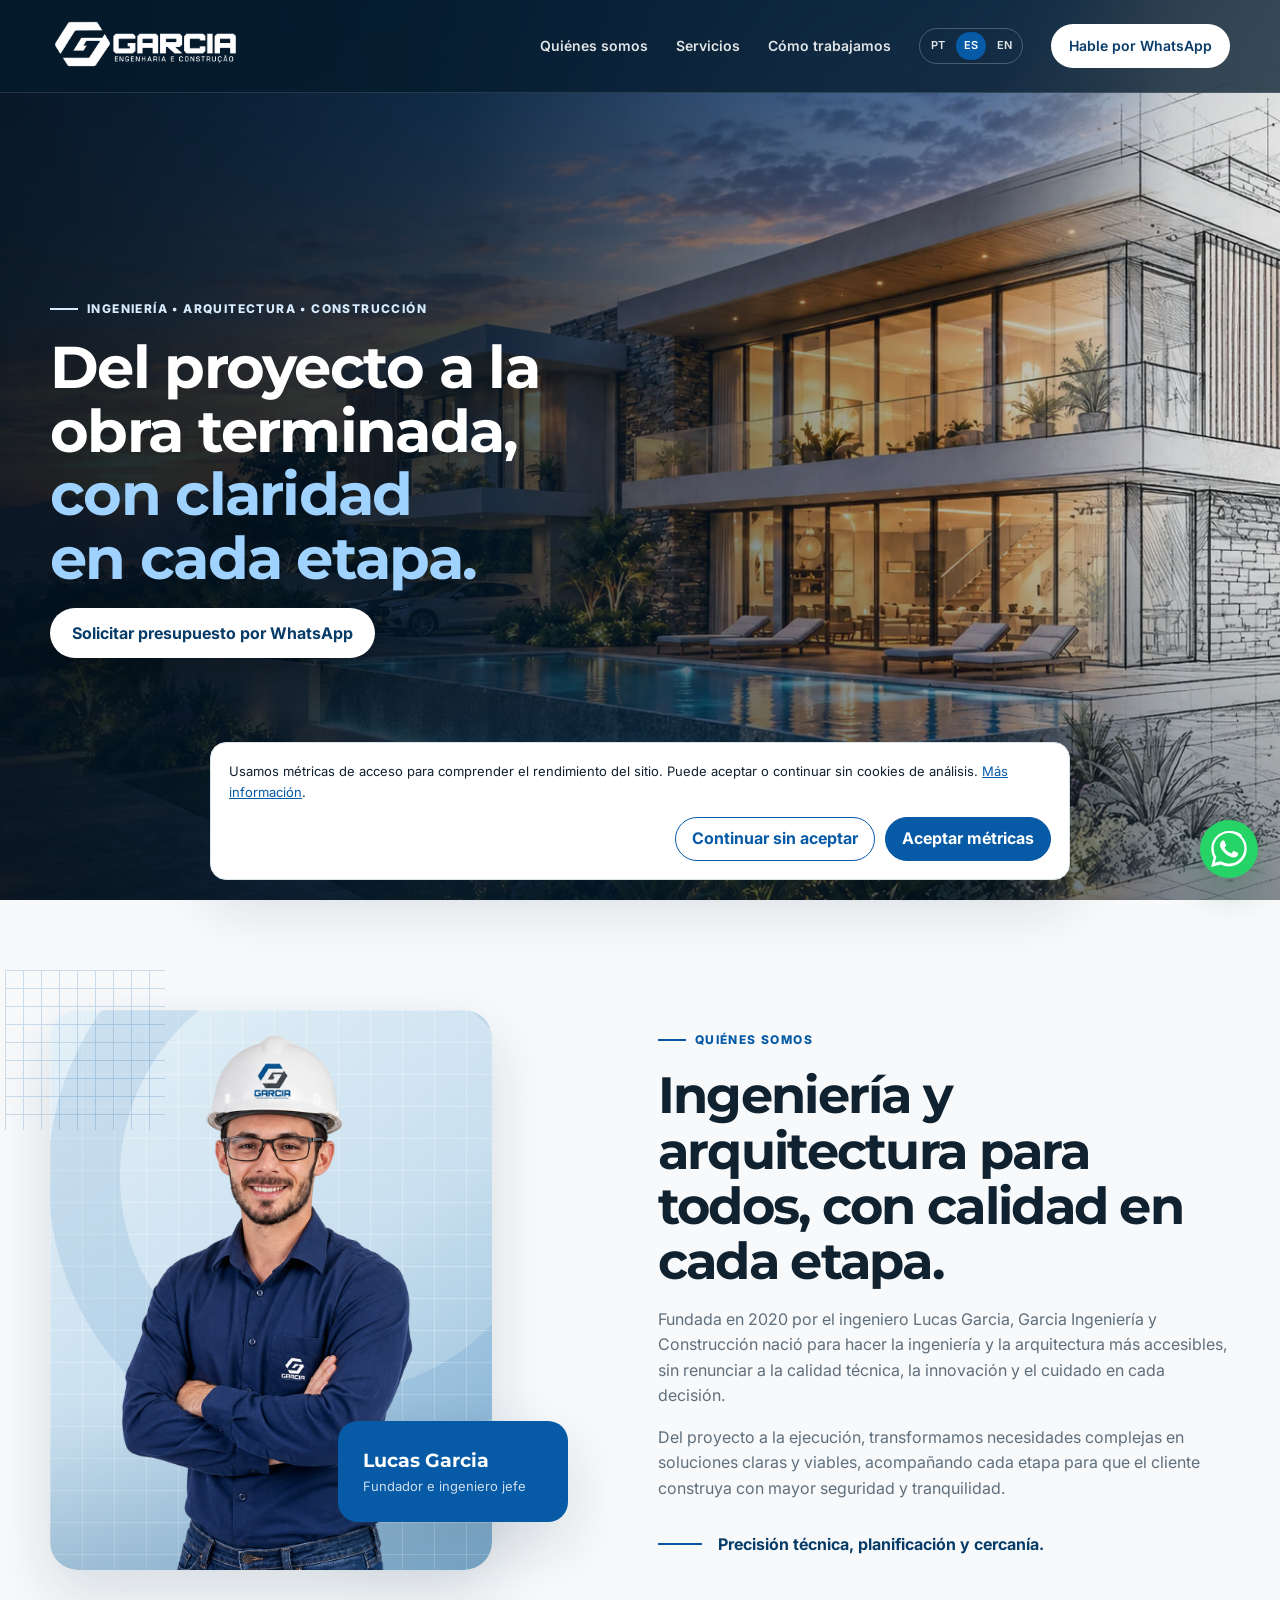
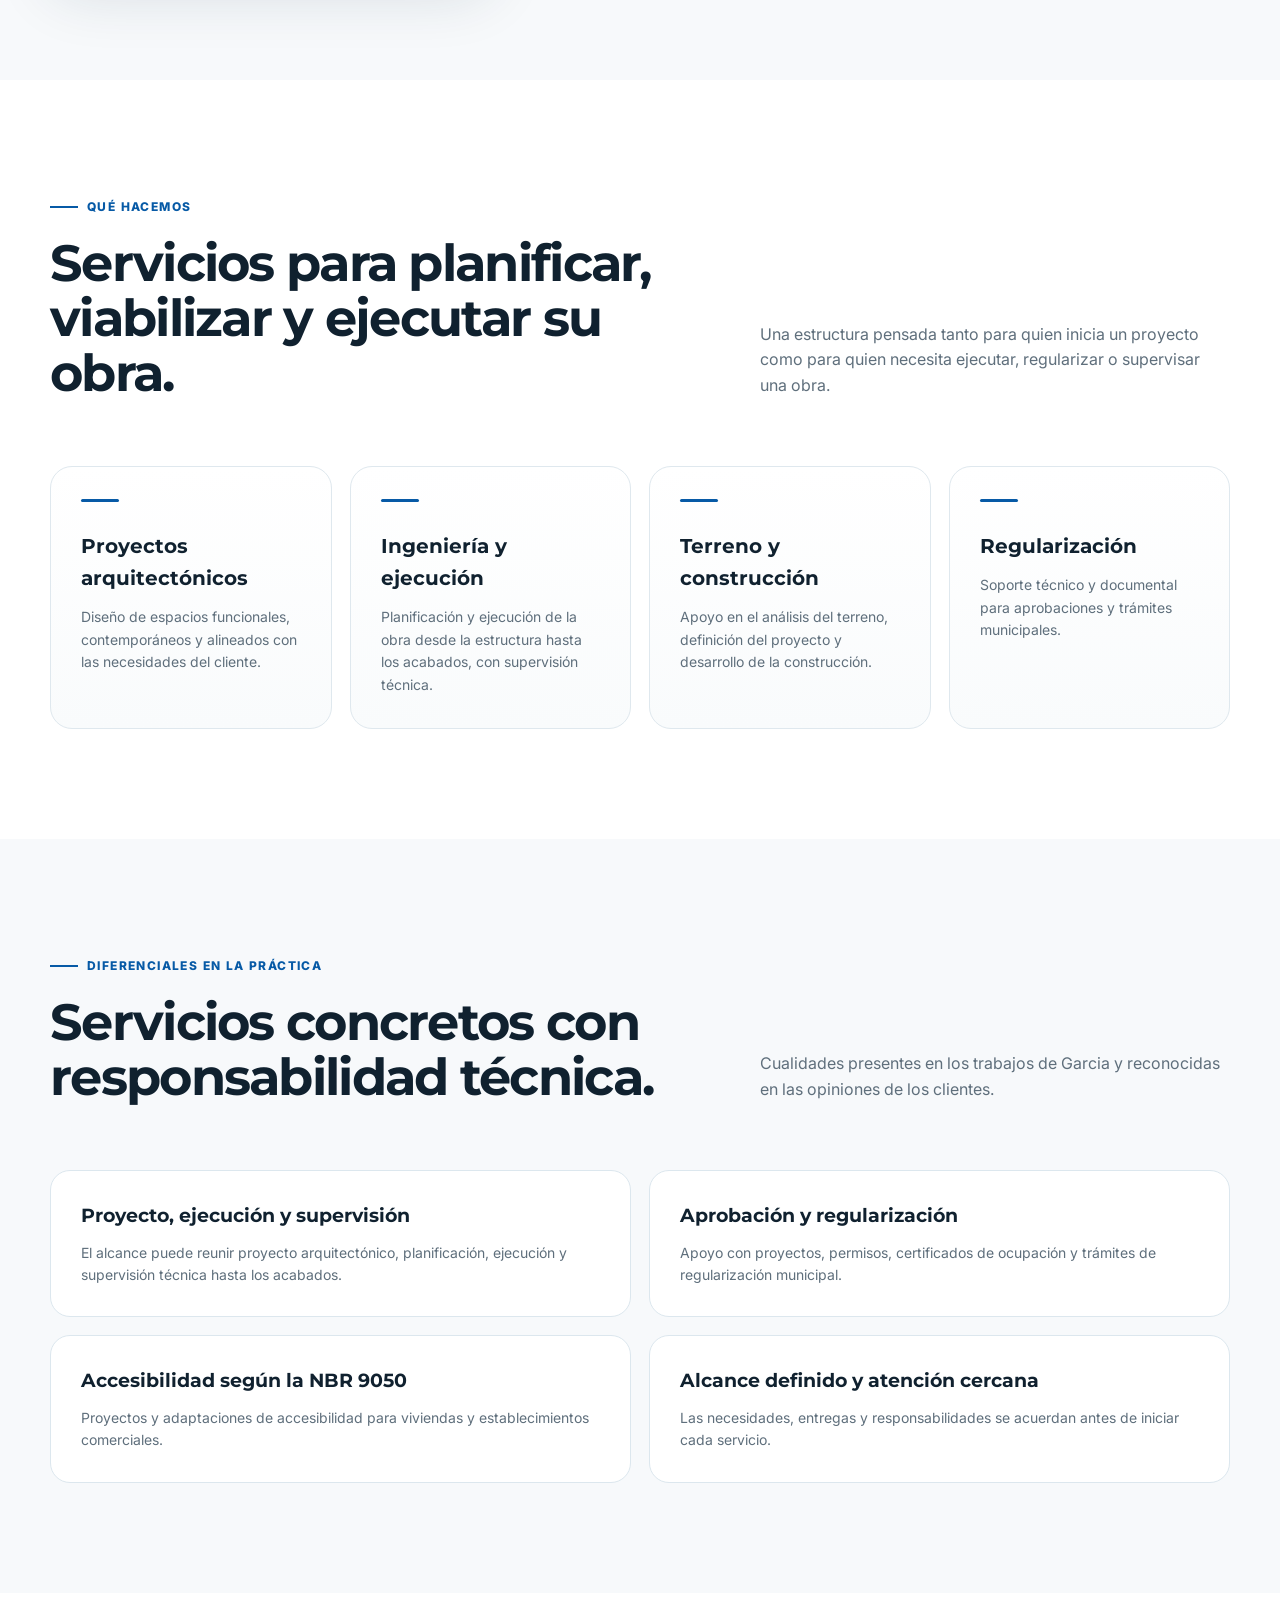
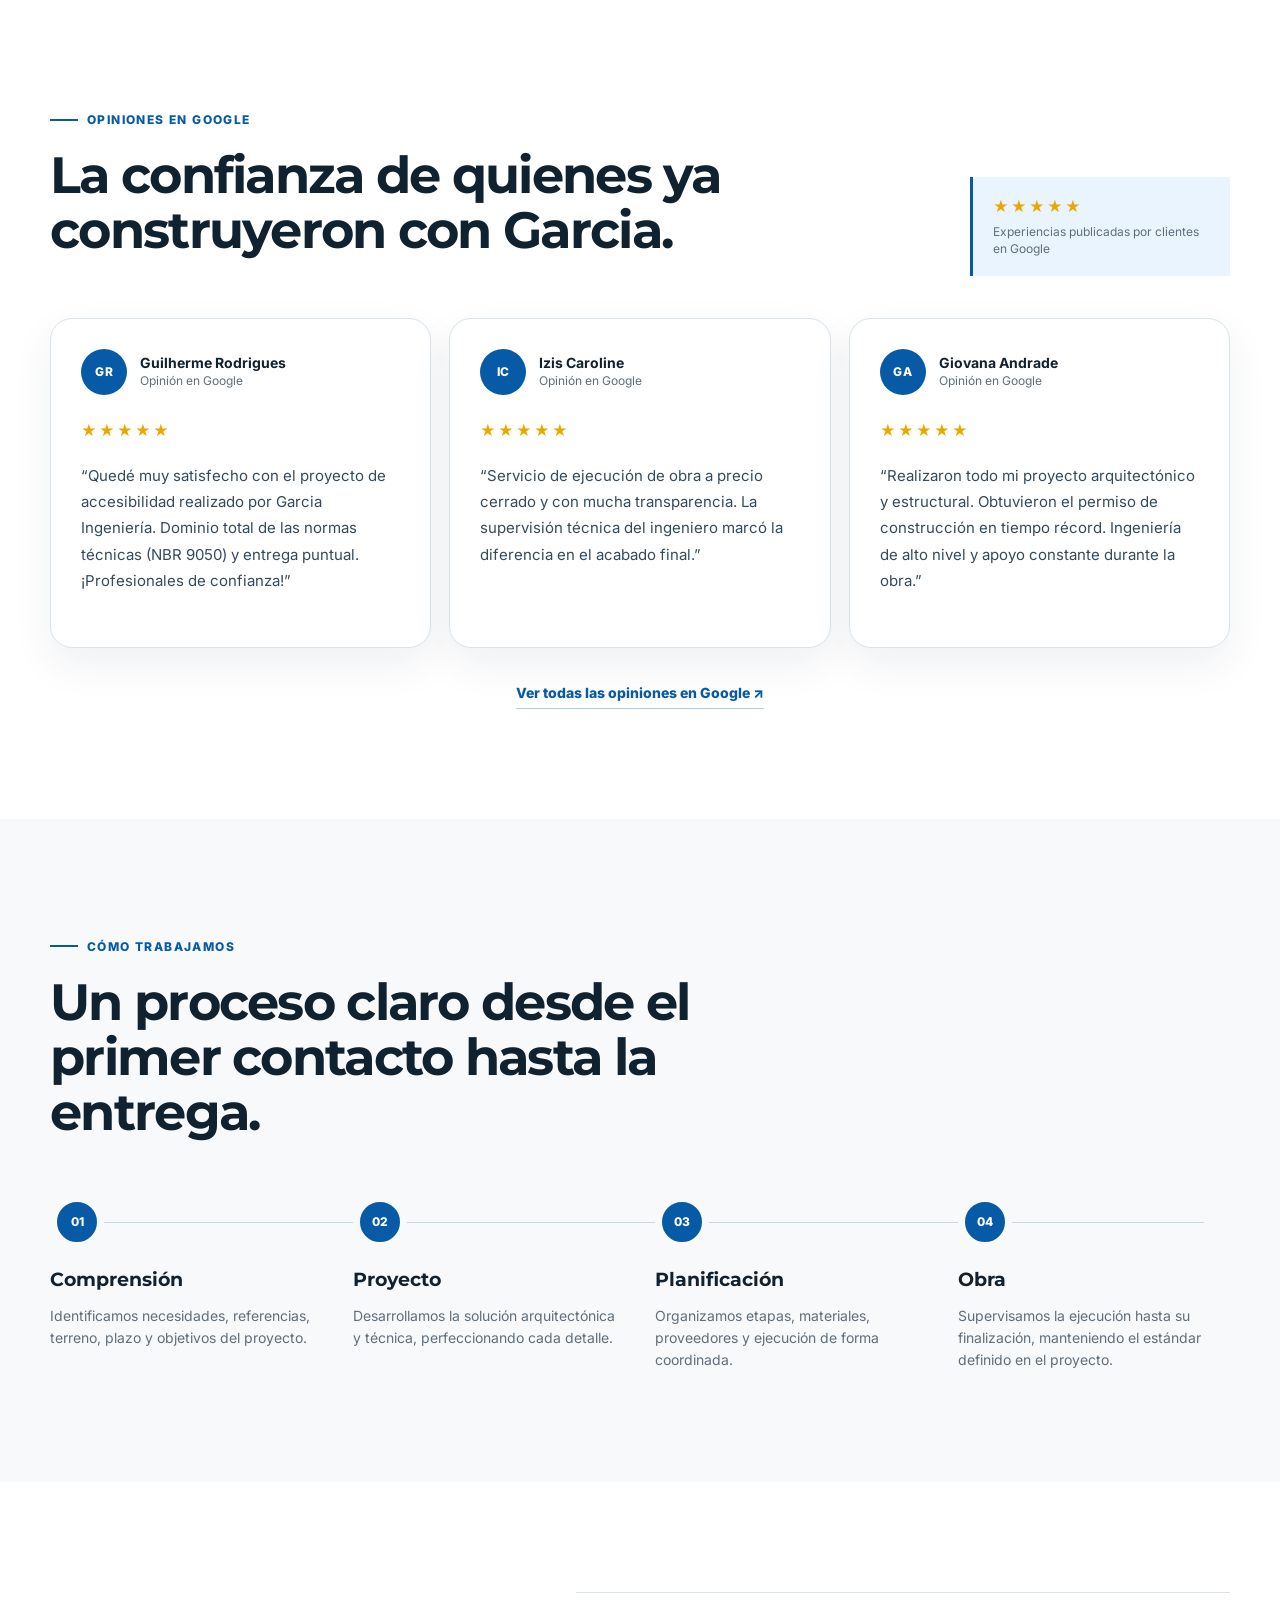
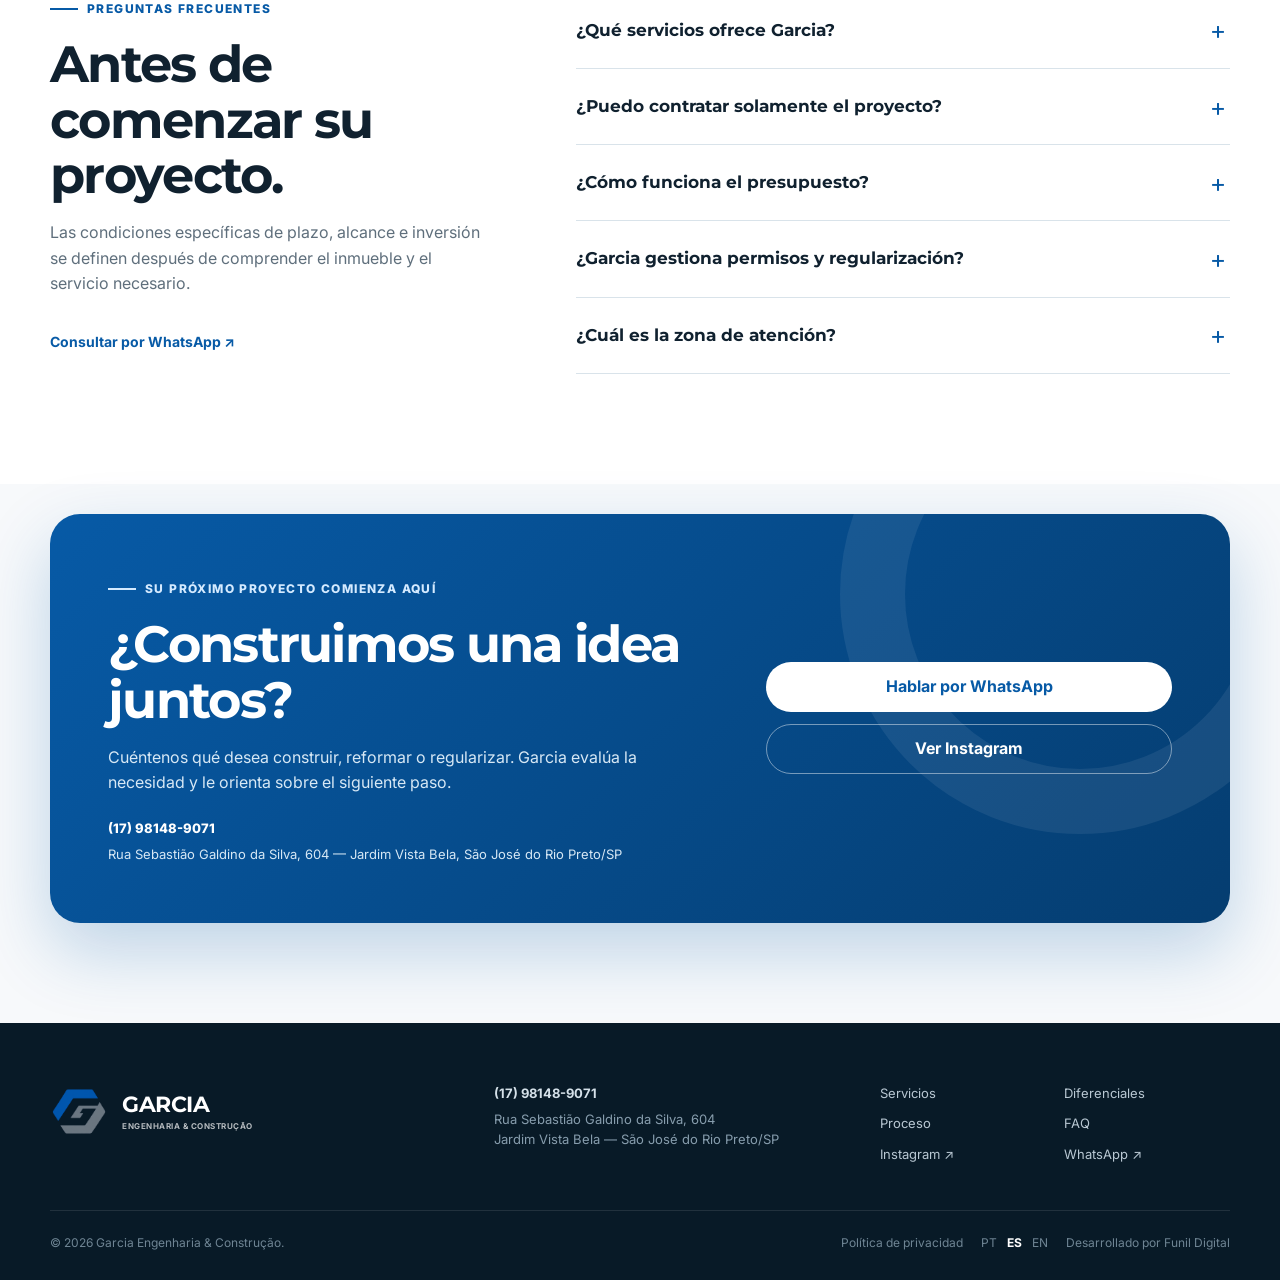
<file: es/index.html>
<!DOCTYPE html>
<html lang="es">
<head>
  <meta charset="UTF-8" />
  <meta name="viewport" content="width=device-width, initial-scale=1.0" />

  <meta name="description" content="Ingeniería, arquitectura, ejecución de obras, accesibilidad y regularización en São José do Rio Preto. Contacte con Garcia Ingeniería y Construcción." />
  <meta name="robots" content="index, follow, max-image-preview:large" />
  <meta name="theme-color" content="#075aa6" />
  <link rel="canonical" href="https://garciaconstrutora.com.br/es/" />
  <link rel="alternate" hreflang="pt-BR" href="https://garciaconstrutora.com.br/" />
  <link rel="alternate" hreflang="en" href="https://garciaconstrutora.com.br/en/" />
  <link rel="alternate" hreflang="es" href="https://garciaconstrutora.com.br/es/" />
  <link rel="alternate" hreflang="x-default" href="https://garciaconstrutora.com.br/" />

  <meta property="og:type" content="website" />
  <meta property="og:locale" content="es_ES" />
  <meta property="og:site_name" content="Garcia Engenharia & Construção" />
  <meta property="og:title" content="Ingeniería y Construcción en São José do Rio Preto | Garcia" />
  <meta property="og:description" content="Proyectos, ejecución de obras, accesibilidad y regularización con supervisión técnica en São José do Rio Preto." />
  <meta property="og:url" content="https://garciaconstrutora.com.br/es/" />
  <meta property="og:image" content="https://garciaconstrutora.com.br/assets/hero-garcia-engenharia.png" />
  <meta property="og:image:width" content="1672" />
  <meta property="og:image:height" content="941" />
  <meta property="og:image:alt" content="Garcia Engenharia & Construção" />

  <meta name="twitter:card" content="summary_large_image" />
  <meta name="twitter:title" content="Ingeniería y Construcción en São José do Rio Preto | Garcia" />
  <meta name="twitter:description" content="Proyectos, ejecución de obras, accesibilidad y regularización con supervisión técnica." />
  <meta name="twitter:image" content="https://garciaconstrutora.com.br/assets/hero-garcia-engenharia.png" />

  <title>Ingeniería y Construcción en São José do Rio Preto | Garcia</title>

  <script type="application/ld+json">
  {
    "@context": "https://schema.org",
    "@type": ["ProfessionalService", "GeneralContractor"],
    "@id": "https://garciaconstrutora.com.br/es/#empresa",
    "name": "Garcia Engenharia & Construção",
    "url": "https://garciaconstrutora.com.br/es/",
    "logo": "https://garciaconstrutora.com.br/assets/garcia-logo-horizontal-full.png",
    "image": "https://garciaconstrutora.com.br/assets/hero-garcia-engenharia.png",
    "telephone": "+5517981489071",
    "foundingDate": "2020",
    "founder": {
      "@type": "Person",
      "name": "Lucas Garcia",
      "jobTitle": "Ingeniero jefe"
    },
    "address": {
      "@type": "PostalAddress",
      "streetAddress": "Rua Sebastião Galdino da Silva, 604",
      "addressLocality": "São José do Rio Preto",
      "addressRegion": "SP",
      "addressCountry": "BR"
    },
    "contactPoint": {
      "@type": "ContactPoint",
      "telephone": "+5517981489071",
      "contactType": "customer service",
      "availableLanguage": "Portuguese"
    },
    "areaServed": {
      "@type": "City",
      "name": "São José do Rio Preto"
    },
    "sameAs": [
      "https://www.instagram.com/garcia.engenhariaeconstrucao/",
      "https://www.google.com.br/maps/place/Garcia+Engenharia+e+Constru%C3%A7%C3%A3o/"
    ],
    "hasOfferCatalog": {
      "@type": "OfferCatalog",
      "name": "Servicios de ingeniería y construcción",
      "itemListElement": [
        {"@type": "Offer", "itemOffered": {"@type": "Service", "name": "Proyectos arquitectónicos"}},
        {"@type": "Offer", "itemOffered": {"@type": "Service", "name": "Ingeniería y ejecución de obras"}},
        {"@type": "Offer", "itemOffered": {"@type": "Service", "name": "Proyectos de accesibilidad"}},
        {"@type": "Offer", "itemOffered": {"@type": "Service", "name": "Regularización de inmuebles"}}
      ]
    }
  }
  </script>
  <link rel="icon" type="image/png" href="../assets/Somente%20o%20símbolo.png" />
  <link rel="apple-touch-icon" href="../assets/Somente%20o%20símbolo.png" />
  <link rel="preconnect" href="https://fonts.googleapis.com">
  <link rel="preconnect" href="https://fonts.gstatic.com" crossorigin>
  <link href="https://fonts.googleapis.com/css2?family=Inter:wght@400;500;600;700;800&family=Montserrat:wght@600;700;800&display=swap" rel="stylesheet">
  <link rel="preload" as="image" href="../assets/hero-garcia-engenharia.webp" type="image/webp" fetchpriority="high" />
  <link rel="preload" as="image" href="../assets/hero-garcia-engenharia-complete.webp" type="image/webp" fetchpriority="high" />
  <link rel="stylesheet" href="../styles.css?v=20260921" />
  <style>
    .brand-logo { display:block; width: 218px; max-height: 64px; object-fit: contain; object-position: left center; }
    .brand-footer .brand-logo { width: 230px; }
    .footer-symbol { width: 58px; height: 58px; object-fit: contain; flex: 0 0 auto; }
    .footer-brand-original { display:inline-flex; align-items:center; gap:14px; }
    .footer-brand-name { display:grid; line-height:1.05; color:#fff; }
    .footer-brand-name strong { font-family:Montserrat,sans-serif; font-size:22px; letter-spacing:-.5px; }
    .footer-brand-name span { margin-top:5px; font-size:8px; font-weight:700; letter-spacing:.5px; opacity:.7; }
    @media (max-width: 760px) {
      .brand-logo { width: 176px; max-height: 54px; }
      .brand-footer .brand-logo { width: 190px; }
    }
  </style>
</head>
<body>
  <a class="skip-link" href="#conteudo">Ir al contenido principal</a>
  <header class="site-header" id="topo">
    <div class="container nav-wrap">
      <a class="brand" href="#topo" aria-label="Garcia Ingeniería - inicio">
        <img class="brand-logo" src="../assets/garcia-logo-horizontal-full.png" width="2172" height="724" alt="Garcia Engenharia & Construção" />
      </a>

      <button class="menu-toggle" type="button" aria-label="Abrir menú" aria-expanded="false" aria-controls="menu-principal">
        <span></span><span></span><span></span>
      </button>

      <nav class="nav" id="menu-principal" aria-label="Navegación principal">
        <a href="#sobre">Quiénes somos</a>
        <a href="#servicos">Servicios</a>
        <a href="#processo">Cómo trabajamos</a>
        <span class="language-switcher" aria-label="Seleccionar idioma">
          <a href="../" lang="pt-BR" aria-label="Português">PT</a>
          <a href="./" lang="es" aria-current="page" aria-label="Español">ES</a>
          <a href="../en/" lang="en" aria-label="English">EN</a>
        </span>
        <a class="nav-cta" href="https://wa.me/5517981489071?text=%C2%A1Hola%2C%20Lucas!%20Me%20gustar%C3%ADa%20conversar%20sobre%20un%20proyecto." target="_blank" rel="noopener noreferrer" data-whatsapp="menu">Hable por WhatsApp</a>
      </nav>
    </div>
  </header>

  <main id="conteudo">
    <section class="hero">
      <div class="hero-bg hero-bg-sketch" aria-hidden="true"></div>
      <div class="hero-bg hero-bg-complete" aria-hidden="true"></div>
      <div class="container hero-grid">
        <div class="hero-content reveal">
          <span class="eyebrow">Ingeniería • Arquitectura • Construcción</span>
          <h1>Del proyecto a la obra terminada, <span>con claridad en cada etapa.</span></h1>
          <div class="hero-actions">
            <a class="btn btn-primary" href="https://wa.me/5517981489071?text=%C2%A1Hola%2C%20Lucas!%20Me%20gustar%C3%ADa%20conversar%20sobre%20un%20proyecto." target="_blank" rel="noopener noreferrer" data-whatsapp="hero">Solicitar presupuesto por WhatsApp</a>
          </div>
        </div>
      </div>
      <a href="#sobre" class="scroll-hint" aria-label="Conocer Garcia Ingeniería">↓</a>
    </section>

    <section class="section section-light" id="sobre">
      <div class="container split-grid">
        <div class="about-visual reveal">
          <div class="founder-portrait">
            <img class="founder-photo" src="../assets/lucas-garcia.png" width="1122" height="1402" loading="lazy" decoding="async" alt="Lucas Garcia, fundador e ingeniero jefe de Garcia Ingeniería y Construcción" />
          </div>
          <div class="photo-card">
            <strong>Lucas Garcia</strong>
            <span>Fundador e ingeniero jefe</span>
          </div>
          <div class="grid-lines" aria-hidden="true"></div>
        </div>

        <div class="section-copy reveal delay-1">
          <span class="eyebrow">Quiénes somos</span>
          <h2>Ingeniería y arquitectura para todos, con calidad en cada etapa.</h2>
          <p>Fundada en 2020 por el ingeniero Lucas Garcia, Garcia Ingeniería y Construcción nació para hacer la ingeniería y la arquitectura más accesibles, sin renunciar a la calidad técnica, la innovación y el cuidado en cada decisión.</p>
          <p>Del proyecto a la ejecución, transformamos necesidades complejas en soluciones claras y viables, acompañando cada etapa para que el cliente construya con mayor seguridad y tranquilidad.</p>
          <div class="signature-line">
            <span></span>
            <p>Precisión técnica, planificación y cercanía.</p>
          </div>
        </div>
      </div>
    </section>

    <section class="section services" id="servicos">
      <div class="container">
        <div class="section-heading reveal">
          <div>
            <span class="eyebrow">Qué hacemos</span>
            <h2>Servicios para planificar, viabilizar y ejecutar su obra.</h2>
          </div>
          <p>Una estructura pensada tanto para quien inicia un proyecto como para quien necesita ejecutar, regularizar o supervisar una obra.</p>
        </div>

        <div class="service-grid">
          <article class="service-card reveal">
            <h3>Proyectos arquitectónicos</h3>
            <p>Diseño de espacios funcionales, contemporáneos y alineados con las necesidades del cliente.</p>
          </article>
          <article class="service-card reveal delay-1">
            <h3>Ingeniería y ejecución</h3>
            <p>Planificación y ejecución de la obra desde la estructura hasta los acabados, con supervisión técnica.</p>
          </article>
          <article class="service-card reveal delay-2">
            <h3>Terreno y construcción</h3>
            <p>Apoyo en el análisis del terreno, definición del proyecto y desarrollo de la construcción.</p>
          </article>
          <article class="service-card reveal">
            <h3>Regularización</h3>
            <p>Soporte técnico y documental para aprobaciones y trámites municipales.</p>
          </article>
        </div>
      </div>
    </section>

    <section class="section differentiators" id="diferenciais">
      <div class="container">
        <div class="section-heading reveal">
          <div>
            <span class="eyebrow">Diferenciales en la práctica</span>
            <h2>Servicios concretos con responsabilidad técnica.</h2>
          </div>
          <p>Cualidades presentes en los trabajos de Garcia y reconocidas en las opiniones de los clientes.</p>
        </div>

        <div class="differentials-grid">
          <article class="differential-card reveal">
            <h3>Proyecto, ejecución y supervisión</h3>
            <p>El alcance puede reunir proyecto arquitectónico, planificación, ejecución y supervisión técnica hasta los acabados.</p>
          </article>
          <article class="differential-card reveal delay-1">
            <h3>Aprobación y regularización</h3>
            <p>Apoyo con proyectos, permisos, certificados de ocupación y trámites de regularización municipal.</p>
          </article>
          <article class="differential-card reveal delay-2">
            <h3>Accesibilidad según la NBR 9050</h3>
            <p>Proyectos y adaptaciones de accesibilidad para viviendas y establecimientos comerciales.</p>
          </article>
          <article class="differential-card reveal">
            <h3>Alcance definido y atención cercana</h3>
            <p>Las necesidades, entregas y responsabilidades se acuerdan antes de iniciar cada servicio.</p>
          </article>
        </div>
      </div>
    </section>

    <section class="section reviews" id="avaliacoes">
      <div class="container">
        <div class="reviews-heading reveal">
          <div>
            <span class="eyebrow">Opiniones en Google</span>
            <h2>La confianza de quienes ya construyeron con Garcia.</h2>
          </div>
          <div class="google-proof">
            <span class="review-stars" aria-label="Cinco estrellas">★★★★★</span>
            <span>Experiencias publicadas por clientes en Google</span>
          </div>
        </div>

        <div class="reviews-grid">
          <article class="review-card reveal">
            <div class="review-author">
              <span class="review-initials" aria-hidden="true">GR</span>
              <div><strong>Guilherme Rodrigues</strong><span>Opinión en Google</span></div>
            </div>
            <span class="review-stars" aria-hidden="true">★★★★★</span>
            <blockquote>“Quedé muy satisfecho con el proyecto de accesibilidad realizado por Garcia Ingeniería. Dominio total de las normas técnicas (NBR 9050) y entrega puntual. ¡Profesionales de confianza!”</blockquote>
          </article>

          <article class="review-card reveal delay-1">
            <div class="review-author">
              <span class="review-initials" aria-hidden="true">IC</span>
              <div><strong>Izis Caroline</strong><span>Opinión en Google</span></div>
            </div>
            <span class="review-stars" aria-hidden="true">★★★★★</span>
            <blockquote>“Servicio de ejecución de obra a precio cerrado y con mucha transparencia. La supervisión técnica del ingeniero marcó la diferencia en el acabado final.”</blockquote>
          </article>

          <article class="review-card reveal delay-2">
            <div class="review-author">
              <span class="review-initials" aria-hidden="true">GA</span>
              <div><strong>Giovana Andrade</strong><span>Opinión en Google</span></div>
            </div>
            <span class="review-stars" aria-hidden="true">★★★★★</span>
            <blockquote>“Realizaron todo mi proyecto arquitectónico y estructural. Obtuvieron el permiso de construcción en tiempo récord. Ingeniería de alto nivel y apoyo constante durante la obra.”</blockquote>
          </article>
        </div>

        <div class="reviews-footer reveal">
          <a class="reviews-link" href="https://www.google.com.br/maps/place/Garcia+Engenharia+e+Constru%C3%A7%C3%A3o/@-20.7834507,-49.4233822,17z/data=!4m18!1m9!3m8!1s0x94bdad259d343943:0x3250b9483b3e4de0!2sGarcia+Engenharia+e+Constru%C3%A7%C3%A3o!8m2!3d-20.7834557!4d-49.4208019!9m1!1b1!16s%2Fg%2F11r2r5wvwv!3m7!1s0x94bdad259d343943:0x3250b9483b3e4de0!8m2!3d-20.7834557!4d-49.4208019!9m1!1b1!16s%2Fg%2F11r2r5wvwv" target="_blank" rel="noopener noreferrer">Ver todas las opiniones en Google ↗</a>
        </div>
      </div>
    </section>

    <section class="section process" id="processo">
      <div class="container">
        <div class="process-intro reveal">
          <span class="eyebrow">Cómo trabajamos</span>
          <h2>Un proceso claro desde el primer contacto hasta la entrega.</h2>
        </div>
        <div class="timeline">
          <article class="timeline-item reveal"><span>01</span><h3>Comprensión</h3><p>Identificamos necesidades, referencias, terreno, plazo y objetivos del proyecto.</p></article>
          <article class="timeline-item reveal delay-1"><span>02</span><h3>Proyecto</h3><p>Desarrollamos la solución arquitectónica y técnica, perfeccionando cada detalle.</p></article>
          <article class="timeline-item reveal delay-2"><span>03</span><h3>Planificación</h3><p>Organizamos etapas, materiales, proveedores y ejecución de forma coordinada.</p></article>
          <article class="timeline-item reveal delay-3"><span>04</span><h3>Obra</h3><p>Supervisamos la ejecución hasta su finalización, manteniendo el estándar definido en el proyecto.</p></article>
        </div>
      </div>
    </section>

    <section class="section faq" id="faq">
      <div class="container faq-grid">
        <div class="faq-intro reveal">
          <span class="eyebrow">Preguntas frecuentes</span>
          <h2>Antes de comenzar su proyecto.</h2>
          <p>Las condiciones específicas de plazo, alcance e inversión se definen después de comprender el inmueble y el servicio necesario.</p>
          <a class="text-link text-link-blue" href="https://wa.me/5517981489071?text=%C2%A1Hola%2C%20Lucas!%20Me%20gustar%C3%ADa%20conversar%20sobre%20un%20proyecto." target="_blank" rel="noopener noreferrer" data-whatsapp="faq">Consultar por WhatsApp ↗</a>
        </div>
        <div class="faq-list">
          <details class="faq-item reveal">
            <summary>¿Qué servicios ofrece Garcia?</summary>
            <p>Proyectos arquitectónicos y de ingeniería, accesibilidad, regularización, documentación, ejecución y supervisión técnica de obras.</p>
          </details>
          <details class="faq-item reveal delay-1">
            <summary>¿Puedo contratar solamente el proyecto?</summary>
            <p>Sí. El alcance puede incluir solamente proyecto y documentación, supervisión técnica o ejecución completa, según la necesidad.</p>
          </details>
          <details class="faq-item reveal delay-2">
            <summary>¿Cómo funciona el presupuesto?</summary>
            <p>En el primer contacto se identifican el tipo de inmueble, la ubicación, el servicio necesario y la etapa actual. Con esta información, Garcia define el alcance y presenta la propuesta.</p>
          </details>
          <details class="faq-item reveal">
            <summary>¿Garcia gestiona permisos y regularización?</summary>
            <p>Sí. La empresa trabaja con proyectos, permisos, certificados de ocupación y procesos de regularización municipal según cada caso.</p>
          </details>
          <details class="faq-item reveal">
            <summary>¿Cuál es la zona de atención?</summary>
            <p>Garcia se encuentra en São José do Rio Preto. La disponibilidad para ciudades de la región se confirma durante la atención inicial.</p>
          </details>
        </div>
      </div>
    </section>

    <section class="cta-section" id="contato">
      <div class="container cta-card reveal">
        <div>
          <span class="eyebrow eyebrow-light">Su próximo proyecto comienza aquí</span>
          <h2>¿Construimos una idea juntos?</h2>
          <p>Cuéntenos qué desea construir, reformar o regularizar. Garcia evalúa la necesidad y le orienta sobre el siguiente paso.</p>
          <address class="cta-contact">
            <a href="tel:+5517981489071">(17) 98148-9071</a>
            <a href="https://www.google.com/maps/search/?api=1&query=Rua%20Sebasti%C3%A3o%20Galdino%20da%20Silva%2C%20604%2C%20S%C3%A3o%20Jos%C3%A9%20do%20Rio%20Preto%2C%20SP" target="_blank" rel="noopener noreferrer">Rua Sebastião Galdino da Silva, 604 — Jardim Vista Bela, São José do Rio Preto/SP</a>
          </address>
        </div>
        <div class="cta-actions">
          <a class="btn btn-white" href="https://wa.me/5517981489071?text=%C2%A1Hola%2C%20Lucas!%20Me%20gustar%C3%ADa%20conversar%20sobre%20un%20proyecto." target="_blank" rel="noopener noreferrer" data-whatsapp="cta">Hablar por WhatsApp</a>
          <a class="btn btn-outline-white" href="https://www.instagram.com/garcia.engenhariaeconstrucao/" target="_blank" rel="noopener noreferrer">Ver Instagram</a>
        </div>
      </div>
    </section>
  </main>

  <footer>
    <div class="container footer-grid">
      <a class="footer-brand-original" href="#topo" aria-label="Garcia Ingeniería - inicio">
        <img class="footer-symbol" src="../assets/garcia-symbol-white.png" alt="" aria-hidden="true" />
        <span class="footer-brand-name">
          <strong>GARCIA</strong>
          <span>ENGENHARIA & CONSTRUÇÃO</span>
        </span>
      </a>
      <address class="footer-contact">
        <a href="tel:+5517981489071">(17) 98148-9071</a>
        <a href="https://www.google.com/maps/search/?api=1&query=Rua%20Sebasti%C3%A3o%20Galdino%20da%20Silva%2C%20604%2C%20S%C3%A3o%20Jos%C3%A9%20do%20Rio%20Preto%2C%20SP" target="_blank" rel="noopener noreferrer">Rua Sebastião Galdino da Silva, 604<br>Jardim Vista Bela — São José do Rio Preto/SP</a>
      </address>
      <div class="footer-links">
        <a href="#servicos">Servicios</a><a href="#diferenciais">Diferenciales</a><a href="#processo">Proceso</a><a href="#faq">FAQ</a><a href="https://www.instagram.com/garcia.engenhariaeconstrucao/" target="_blank" rel="noopener noreferrer">Instagram ↗</a><a href="https://wa.me/5517981489071?text=%C2%A1Hola%2C%20Lucas!%20Me%20gustar%C3%ADa%20conversar%20sobre%20un%20proyecto." target="_blank" rel="noopener noreferrer" data-whatsapp="footer">WhatsApp ↗</a>
      </div>
    </div>
    <div class="container footer-bottom">
      <span>© <span id="year"></span> Garcia Engenharia & Construção.</span>
      <span class="footer-legal"><a href="politica-de-privacidad.html">Política de privacidad</a><span class="footer-languages"><a href="../" lang="pt-BR">PT</a><a href="./" lang="es" aria-current="page">ES</a><a href="../en/" lang="en">EN</a></span><a href="https://www.funildigital.com.br/" target="_blank" rel="noopener noreferrer">Desarrollado por Funil Digital</a></span>
    </div>
  </footer>

  <aside class="cookie-banner" aria-label="Preferencias de privacidad" hidden>
    <p>Usamos métricas de acceso para comprender el rendimiento del sitio. Puede aceptar o continuar sin cookies de análisis. <a href="politica-de-privacidad.html">Más información</a>.</p>
    <div><button class="cookie-reject" type="button">Continuar sin aceptar</button><button class="cookie-accept" type="button">Aceptar métricas</button></div>
  </aside>

  <a class="whatsapp-float" href="https://wa.me/5517981489071?text=%C2%A1Hola%2C%20Lucas!%20Me%20gustar%C3%ADa%20conversar%20sobre%20un%20proyecto." target="_blank" rel="noopener noreferrer" aria-label="Hablar con Garcia Ingeniería por WhatsApp" data-whatsapp="floating">
    <svg class="whatsapp-mark" viewBox="0 0 24 24" aria-hidden="true" focusable="false"><path d="M17.472 14.382c-.297-.149-1.758-.867-2.03-.966-.273-.099-.471-.148-.67.15-.197.297-.767.966-.94 1.164-.173.198-.347.223-.644.074-.297-.149-1.255-.463-2.39-1.475-.883-.788-1.48-1.761-1.653-2.059-.173-.297-.018-.458.13-.606.134-.133.297-.347.446-.52.149-.174.198-.298.297-.497.1-.198.05-.371-.025-.52-.074-.149-.669-1.612-.916-2.207-.242-.579-.487-.5-.669-.51-.173-.008-.371-.01-.57-.01-.198 0-.52.074-.792.372-.272.297-1.04 1.016-1.04 2.479s1.065 2.876 1.213 3.074c.149.198 2.095 3.2 5.076 4.487.709.306 1.262.489 1.694.625.712.227 1.36.195 1.871.118.571-.085 1.758-.719 2.006-1.413.248-.694.248-1.289.173-1.413-.074-.124-.272-.198-.57-.347m-5.421 7.403h-.004a10.24 10.24 0 01-5.228-1.43l-.375-.223-3.888 1.02 1.037-3.79-.245-.39a10.23 10.23 0 01-1.57-5.47c.002-5.645 4.596-10.239 10.242-10.239 2.735 0 5.306 1.066 7.24 3.002a10.17 10.17 0 012.998 7.243c-.003 5.645-4.597 10.239-10.237 10.239m8.72-18.956A12.15 12.15 0 0012.012 0C5.495 0 .192 5.304.19 11.821c0 2.084.543 4.119 1.573 5.91L.09 24l6.411-1.682a11.82 11.82 0 005.509 1.404h.005c6.517 0 11.82-5.304 11.823-11.821a11.74 11.74 0 00-3.447-8.352"/></svg>
  </a>

  <script src="../script.js"></script>
</body>
</html>
</file>
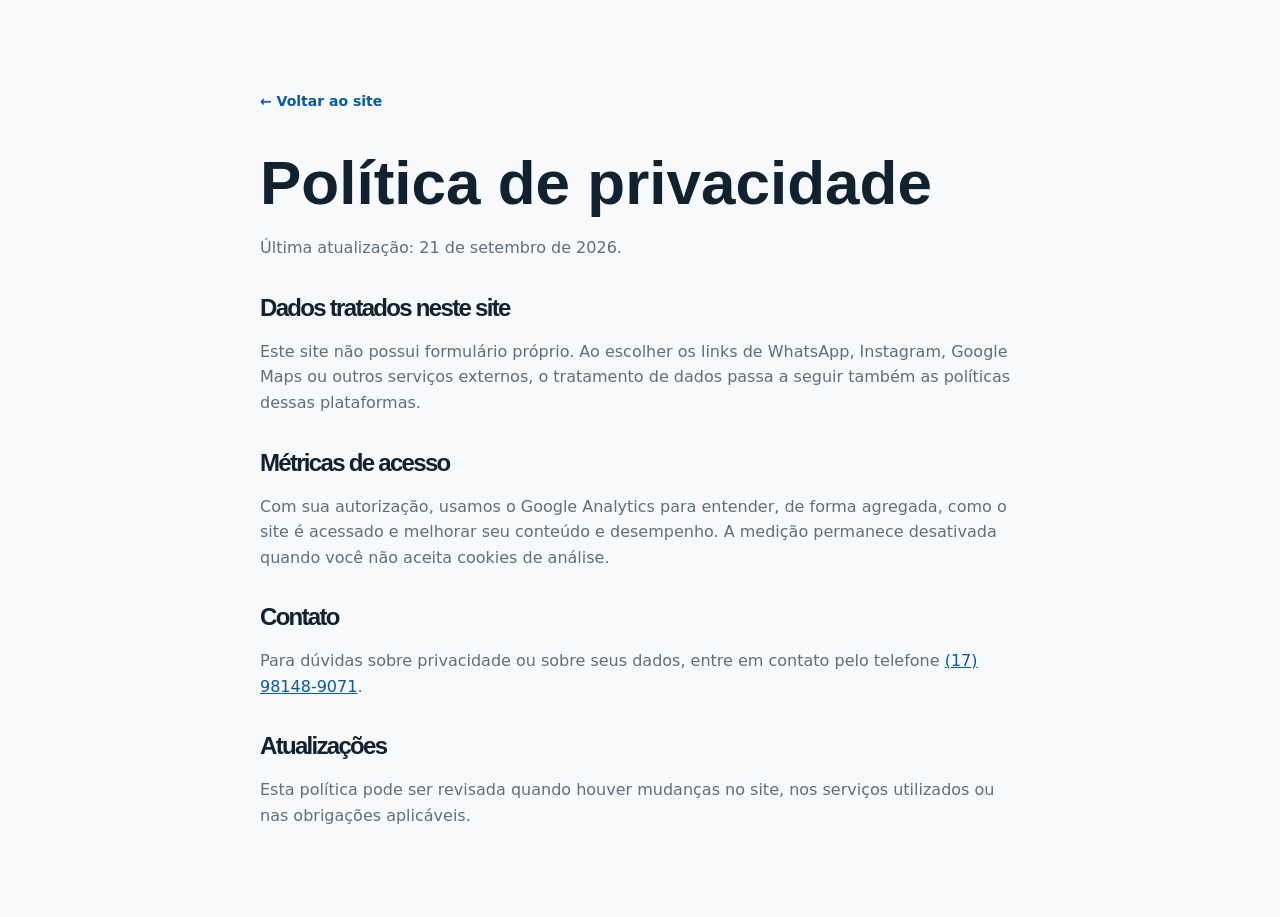
<file: politica-de-privacidade.html>
<!DOCTYPE html>
<html lang="pt-BR">
<head>
  <meta charset="UTF-8">
  <meta name="viewport" content="width=device-width, initial-scale=1.0">
  <meta name="robots" content="index, follow">
  <meta name="description" content="Política de privacidade do site da Garcia Engenharia & Construção.">
  <link rel="canonical" href="https://garciaconstrutora.com.br/politica-de-privacidade.html">
  <link rel="alternate" hreflang="pt-BR" href="https://garciaconstrutora.com.br/politica-de-privacidade.html">
  <link rel="alternate" hreflang="en" href="https://garciaconstrutora.com.br/en/privacy-policy.html">
  <link rel="alternate" hreflang="es" href="https://garciaconstrutora.com.br/es/politica-de-privacidad.html">
  <link rel="icon" type="image/png" href="assets/Somente%20o%20símbolo.png">
  <title>Política de privacidade | Garcia Engenharia</title>
  <link rel="stylesheet" href="styles.css?v=20260921">
</head>
<body class="legal-page">
  <main class="legal-content">
    <a class="text-link text-link-blue" href="index.html">← Voltar ao site</a>
    <h1>Política de privacidade</h1>
    <p>Última atualização: 21 de setembro de 2026.</p>
    <h2>Dados tratados neste site</h2>
    <p>Este site não possui formulário próprio. Ao escolher os links de WhatsApp, Instagram, Google Maps ou outros serviços externos, o tratamento de dados passa a seguir também as políticas dessas plataformas.</p>
    <h2>Métricas de acesso</h2>
    <p>Com sua autorização, usamos o Google Analytics para entender, de forma agregada, como o site é acessado e melhorar seu conteúdo e desempenho. A medição permanece desativada quando você não aceita cookies de análise.</p>
    <h2>Contato</h2>
    <p>Para dúvidas sobre privacidade ou sobre seus dados, entre em contato pelo telefone <a href="tel:+5517981489071">(17) 98148-9071</a>.</p>
    <h2>Atualizações</h2>
    <p>Esta política pode ser revisada quando houver mudanças no site, nos serviços utilizados ou nas obrigações aplicáveis.</p>
  </main>
</body>
</html>
</file>
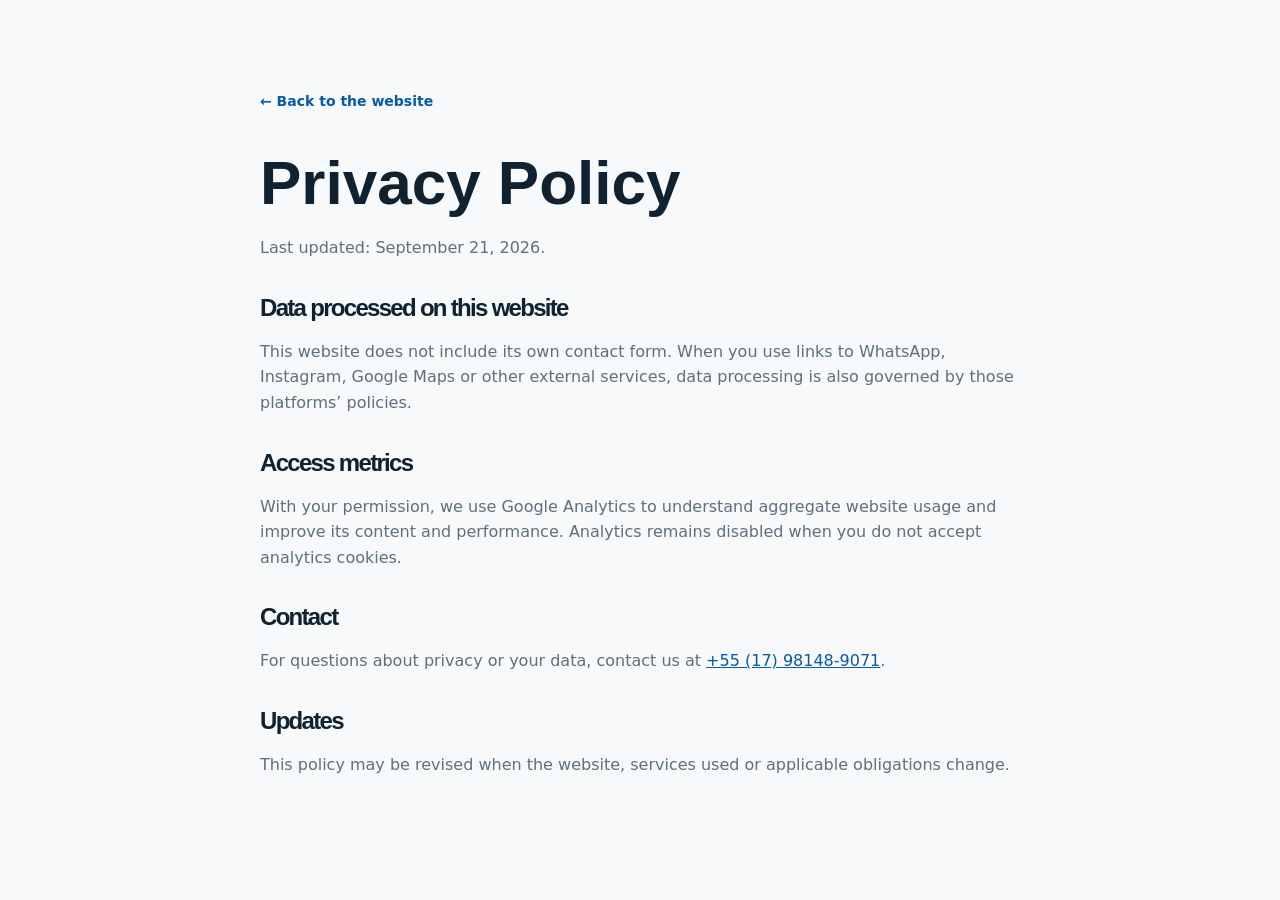
<file: en/privacy-policy.html>
<!DOCTYPE html>
<html lang="en">
<head>
  <meta charset="UTF-8">
  <meta name="viewport" content="width=device-width, initial-scale=1.0">
  <meta name="robots" content="index, follow">
  <meta name="description" content="Privacy policy for the Garcia Engineering & Construction website.">
  <link rel="canonical" href="https://garciaconstrutora.com.br/en/privacy-policy.html">
  <link rel="alternate" hreflang="pt-BR" href="https://garciaconstrutora.com.br/politica-de-privacidade.html">
  <link rel="alternate" hreflang="en" href="https://garciaconstrutora.com.br/en/privacy-policy.html">
  <link rel="alternate" hreflang="es" href="https://garciaconstrutora.com.br/es/politica-de-privacidad.html">
  <link rel="icon" type="image/png" href="../assets/Somente%20o%20símbolo.png">
  <title>Privacy Policy | Garcia Engineering</title>
  <link rel="stylesheet" href="../styles.css?v=20260921">
</head>
<body class="legal-page">
  <main class="legal-content">
    <a class="text-link text-link-blue" href="./">← Back to the website</a>
    <h1>Privacy Policy</h1>
    <p>Last updated: September 21, 2026.</p>
    <h2>Data processed on this website</h2>
    <p>This website does not include its own contact form. When you use links to WhatsApp, Instagram, Google Maps or other external services, data processing is also governed by those platforms’ policies.</p>
    <h2>Access metrics</h2>
    <p>With your permission, we use Google Analytics to understand aggregate website usage and improve its content and performance. Analytics remains disabled when you do not accept analytics cookies.</p>
    <h2>Contact</h2>
    <p>For questions about privacy or your data, contact us at <a href="tel:+5517981489071">+55 (17) 98148-9071</a>.</p>
    <h2>Updates</h2>
    <p>This policy may be revised when the website, services used or applicable obligations change.</p>
  </main>
</body>
</html>
</file>
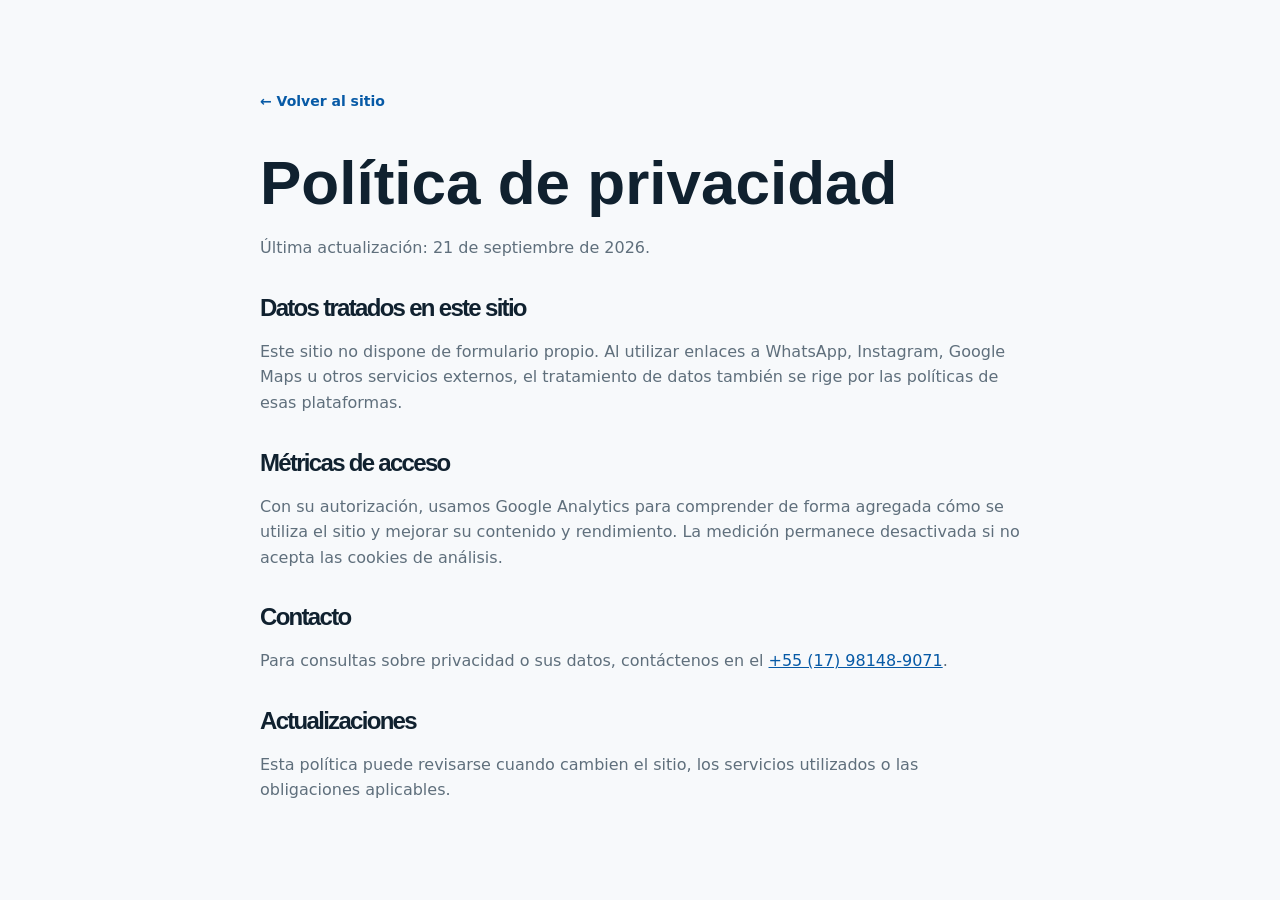
<file: es/politica-de-privacidad.html>
<!DOCTYPE html>
<html lang="es">
<head>
  <meta charset="UTF-8">
  <meta name="viewport" content="width=device-width, initial-scale=1.0">
  <meta name="robots" content="index, follow">
  <meta name="description" content="Política de privacidad del sitio web de Garcia Ingeniería y Construcción.">
  <link rel="canonical" href="https://garciaconstrutora.com.br/es/politica-de-privacidad.html">
  <link rel="alternate" hreflang="pt-BR" href="https://garciaconstrutora.com.br/politica-de-privacidade.html">
  <link rel="alternate" hreflang="en" href="https://garciaconstrutora.com.br/en/privacy-policy.html">
  <link rel="alternate" hreflang="es" href="https://garciaconstrutora.com.br/es/politica-de-privacidad.html">
  <link rel="icon" type="image/png" href="../assets/Somente%20o%20símbolo.png">
  <title>Política de privacidad | Garcia Ingeniería</title>
  <link rel="stylesheet" href="../styles.css?v=20260921">
</head>
<body class="legal-page">
  <main class="legal-content">
    <a class="text-link text-link-blue" href="./">← Volver al sitio</a>
    <h1>Política de privacidad</h1>
    <p>Última actualización: 21 de septiembre de 2026.</p>
    <h2>Datos tratados en este sitio</h2>
    <p>Este sitio no dispone de formulario propio. Al utilizar enlaces a WhatsApp, Instagram, Google Maps u otros servicios externos, el tratamiento de datos también se rige por las políticas de esas plataformas.</p>
    <h2>Métricas de acceso</h2>
    <p>Con su autorización, usamos Google Analytics para comprender de forma agregada cómo se utiliza el sitio y mejorar su contenido y rendimiento. La medición permanece desactivada si no acepta las cookies de análisis.</p>
    <h2>Contacto</h2>
    <p>Para consultas sobre privacidad o sus datos, contáctenos en el <a href="tel:+5517981489071">+55 (17) 98148-9071</a>.</p>
    <h2>Actualizaciones</h2>
    <p>Esta política puede revisarse cuando cambien el sitio, los servicios utilizados o las obligaciones aplicables.</p>
  </main>
</body>
</html>
</file>
<file: styles.css>
:root {
  --blue: #075aa6;
  --blue-dark: #073b68;
  --blue-soft: #eaf4ff;
  --ink: #10212f;
  --muted: #5f6f7c;
  --line: #d9e3ea;
  --bg: #f7f9fb;
  --white: #fff;
  --shadow: 0 24px 60px rgba(24, 50, 72, .14);
  --radius: 24px;
}

* { box-sizing: border-box; }
html { scroll-behavior: smooth; scroll-padding-top: 110px; }
body {
  margin: 0;
  color: var(--ink);
  background: var(--white);
  font-family: Inter, system-ui, -apple-system, BlinkMacSystemFont, "Segoe UI", sans-serif;
  line-height: 1.6;
}
a { color: inherit; text-decoration: none; }
img, svg { display: block; max-width: 100%; }
button { font: inherit; }
.skip-link { position: fixed; left: 16px; top: 12px; z-index: 100; padding: 10px 16px; color: #fff; background: var(--blue-dark); border-radius: 8px; transform: translateY(-160%); transition: transform .2s ease; }
.skip-link:focus { transform: translateY(0); }
:focus-visible { outline: 3px solid #f0b429; outline-offset: 3px; }
.container { width: min(1180px, calc(100% - 40px)); margin: 0 auto; }

.site-header {
  position: fixed;
  inset: 0 0 auto 0;
  z-index: 50;
  background: rgba(5, 27, 44, .76);
  border-bottom: 1px solid rgba(255,255,255,.12);
  backdrop-filter: blur(16px);
  transition: background .25s ease, box-shadow .25s ease;
}
.site-header.scrolled {
  background: rgba(5, 27, 44, .96);
  box-shadow: 0 10px 36px rgba(0, 0, 0, .20);
}
.nav-wrap { min-height: 92px; display: flex; align-items: center; justify-content: space-between; gap: 32px; }
.brand { display: inline-flex; align-items: center; gap: 12px; color: var(--white); }
.brand-logo { filter: grayscale(1) brightness(0) invert(1); }
.brand-mark { width: 52px; }
.brand-copy { display: grid; line-height: 1; }
.brand-copy strong { font-family: Montserrat, sans-serif; font-size: 24px; letter-spacing: -.7px; }
.brand-copy span { margin-top: 5px; color: #667883; font-size: 8px; font-weight: 700; letter-spacing: .5px; }
.nav { display: flex; align-items: center; gap: 28px; color: rgba(255,255,255,.88); font-size: 14px; font-weight: 600; }
.nav a { transition: color .2s ease; }
.nav a:hover { color: var(--blue); }
.nav-cta { padding: 11px 18px; color: var(--blue-dark) !important; background: var(--white); border-radius: 999px; }
.language-switcher { display: inline-flex; align-items: center; gap: 3px; padding: 3px; border: 1px solid rgba(255,255,255,.24); border-radius: 999px; }
.language-switcher a { min-width: 30px; padding: 5px 6px; border-radius: 999px; text-align: center; font-size: 11px; }
.language-switcher a[aria-current="page"] { color: #fff; background: var(--blue); }
.menu-toggle { display: none; border: 0; background: transparent; padding: 8px; cursor: pointer; }
.menu-toggle span { display: block; width: 24px; height: 2px; margin: 5px 0; background: var(--white); }

.hero {
  --hero-reveal: 58%;
  position: relative;
  min-height: 760px;
  min-height: 100svh;
  display: grid;
  align-items: center;
  overflow: hidden;
  padding: 150px 0 100px;
  background: #0a263d;
}
.hero-bg {
  position: absolute;
  inset: 0;
  pointer-events: none;
  background: url("assets/hero-garcia-engenharia.webp") center center / cover no-repeat;
  transform: scale(1.01);
}
.hero-bg-complete {
  background-image: url("assets/hero-garcia-engenharia-complete.webp");
  -webkit-mask-image: linear-gradient(90deg, #000 0%, #000 calc(var(--hero-reveal) - 8%), transparent calc(var(--hero-reveal) + 8%));
  mask-image: linear-gradient(90deg, #000 0%, #000 calc(var(--hero-reveal) - 8%), transparent calc(var(--hero-reveal) + 8%));
  will-change: mask-image;
}
.hero::before {
  content: "";
  position: absolute;
  inset: 0;
  z-index: 1;
  background:
    linear-gradient(90deg, rgba(3,18,31,.90) 0%, rgba(3,25,43,.78) 36%, rgba(3,25,43,.40) 63%, rgba(3,25,43,.08) 100%),
    linear-gradient(0deg, rgba(3,18,31,.42) 0%, transparent 45%);
}
.hero-grid {
  position: relative;
  z-index: 2;
  display: flex;
  align-items: center;
}
.hero-content { max-width: 650px; }
.eyebrow { display: inline-flex; align-items: center; gap: 9px; color: var(--blue); font-size: 12px; font-weight: 800; letter-spacing: 1.4px; text-transform: uppercase; }
.eyebrow::before { content: ""; width: 28px; height: 2px; background: currentColor; }
.hero .eyebrow { color: #d8ecff; }
.hero h1, h2 { margin: 18px 0; font-family: Montserrat, sans-serif; line-height: 1.08; letter-spacing: -1.7px; }
.hero h1 {
  max-width: 650px;
  color: var(--white);
  font-size: clamp(44px, 4.6vw, 68px);
  text-wrap: balance;
  text-shadow: 0 4px 30px rgba(0,0,0,.18);
}
.hero h1 span { color: #9fd2ff; }
.hero-content > p { max-width: 610px; margin: 0 0 32px; color: rgba(255,255,255,.86); font-size: 18px; }
.hero-actions { display: flex; gap: 12px; flex-wrap: wrap; }
.btn { display: inline-flex; align-items: center; justify-content: center; min-height: 50px; padding: 0 22px; border-radius: 999px; font-weight: 700; transition: transform .2s ease, box-shadow .2s ease, background .2s ease; }
.btn:hover { transform: translateY(-2px); }
.btn-primary { color: white; background: var(--blue); box-shadow: 0 12px 28px rgba(7,90,166,.25); }
.hero .btn-primary { color: var(--blue-dark); background: var(--white); box-shadow: 0 14px 34px rgba(0,0,0,.22); }
.btn-ghost { border: 1px solid #cfdbe5; background: rgba(255,255,255,.75); }
.hero .btn-ghost { color: var(--white); border-color: rgba(255,255,255,.58); background: rgba(4,24,40,.28); backdrop-filter: blur(8px); }
.hero .btn-ghost:hover { background: rgba(255,255,255,.14); }
.hero-founded { display: flex; align-items: center; gap: 16px; max-width: 610px; margin-top: 42px; padding-top: 24px; border-top: 1px solid rgba(255,255,255,.28); }
.hero-founded strong { color: var(--white); font-size: 15px; }
.hero-founded span { color: rgba(255,255,255,.72); font-size: 13px; }
.scroll-hint { position: absolute; left: 50%; bottom: 24px; z-index: 3; width: 40px; height: 40px; display: grid; place-items: center; border: 1px solid rgba(255,255,255,.55); border-radius: 50%; color: var(--white); background: rgba(3,18,31,.18); backdrop-filter: blur(8px); }

.section { padding: 110px 0; }
.section-light { background: var(--bg); }
.split-grid { display: grid; grid-template-columns: .95fr 1.05fr; gap: 90px; align-items: center; }
.about-visual { position: relative; min-height: 560px; }
.founder-portrait {
  position: absolute;
  inset: 0 76px 0 0;
  overflow: hidden;
  border-radius: 28px;
  background:
    linear-gradient(rgba(255,255,255,.28) 1px, transparent 1px),
    linear-gradient(90deg, rgba(255,255,255,.28) 1px, transparent 1px),
    linear-gradient(145deg, #e6f1f8 0%, #c8dfef 52%, #8ab6d5 100%);
  background-size: 32px 32px, 32px 32px, auto;
  box-shadow: var(--shadow);
}
.founder-portrait::before {
  content: "";
  position: absolute;
  width: 430px;
  height: 430px;
  right: -130px;
  top: -120px;
  border: 72px solid rgba(7,90,166,.10);
  border-radius: 50%;
}
.founder-portrait::after {
  content: "";
  position: absolute;
  inset: auto 0 0;
  height: 30%;
  background: linear-gradient(transparent, rgba(7,59,104,.14));
}
.founder-photo {
  position: absolute;
  left: 50%;
  bottom: 0;
  z-index: 2;
  width: min(100%, 500px);
  height: 96%;
  object-fit: contain;
  object-position: center bottom;
  transform: translateX(-50%);
}
.photo-card { position: absolute; right: 0; bottom: 48px; z-index: 3; width: 230px; padding: 25px; border-radius: 20px; color: white; background: var(--blue); box-shadow: var(--shadow); }
.photo-card { display: grid; }
.photo-card strong { font-family: Montserrat, sans-serif; font-size: 19px; }
.photo-card span { opacity: .8; font-size: 13px; }
.grid-lines { position: absolute; width: 160px; height: 160px; left: -45px; top: -40px; opacity: .18; background: linear-gradient(var(--blue) 1px, transparent 1px), linear-gradient(90deg, var(--blue) 1px, transparent 1px); background-size: 18px 18px; }
.section-copy h2, .section-heading h2, .process-intro h2 { max-width: 710px; font-size: clamp(35px, 4vw, 54px); }
.section-copy > p { color: var(--muted); font-size: 16px; }
.signature-line { margin-top: 30px; display: flex; gap: 16px; align-items: center; }
.signature-line span { width: 44px; height: 2px; background: var(--blue); }
.signature-line p { margin: 0; color: var(--blue-dark); font-weight: 700; }

.services { background: white; }
.section-heading { display: flex; align-items: end; justify-content: space-between; gap: 50px; margin-bottom: 48px; }
.section-heading > p { max-width: 470px; margin: 0 0 20px; color: var(--muted); }
.service-grid { display: grid; grid-template-columns: repeat(4, 1fr); gap: 18px; }
.service-card { position: relative; min-height: 245px; padding: 32px 30px; border: 1px solid #dfe8ee; border-radius: 22px; background: linear-gradient(180deg,#fff,#f9fbfc); transition: transform .2s ease, box-shadow .2s ease, border-color .2s ease; }
.service-card::before { content: ""; display: block; width: 38px; height: 3px; margin-bottom: 28px; border-radius: 999px; background: var(--blue); }
.service-card:hover { transform: translateY(-7px); border-color: #bfd6e9; box-shadow: 0 20px 48px rgba(16,49,76,.10); }
.service-card h3 { margin: 0 0 12px; font-family: Montserrat, sans-serif; font-size: 20px; }
.service-card p { margin: 0; color: var(--muted); font-size: 14px; }

.differentiators { background: var(--bg); }
.differentials-grid { display: grid; grid-template-columns: repeat(2, 1fr); gap: 18px; }
.differential-card { padding: 30px; border: 1px solid #dce7ee; border-radius: 20px; background: #fff; }
.differential-card h3 { margin: 0 0 10px; font-family: Montserrat, sans-serif; font-size: 19px; }
.differential-card p { margin: 0; color: var(--muted); font-size: 14px; }

.projects { background: #0e2537; color: white; }
.projects .eyebrow { color: #78bfff; }
.projects .section-heading > p { color: #aac0d0; }
.text-link { color: #abd6ff; font-size: 14px; font-weight: 700; margin-bottom: 20px; }
.text-link-blue { display: inline-block; margin-top: 18px; color: var(--blue); }
.project-grid { display: grid; grid-template-columns: repeat(3, 1fr); gap: 18px; }
.case-card { overflow: hidden; border: 1px solid rgba(255,255,255,.12); border-radius: 22px; background: #132d40; }
.case-image { position: relative; height: 230px; overflow: hidden; }
.case-image::before { content:""; position:absolute; inset:14% 12% 18%; border: 8px solid rgba(255,255,255,.38); box-shadow: inset 0 0 0 2px rgba(7,90,166,.3); transform: skewY(-4deg); }
.case-image > span { position: absolute; left: 18px; top: 18px; z-index: 2; padding: 7px 10px; border-radius: 999px; color: #d9edff; background: rgba(5,23,37,.72); font-size: 10px; font-weight: 800; letter-spacing: .6px; text-transform: uppercase; }
.p1 { background: linear-gradient(140deg,#d7e0e6 0 38%, #9aabb6 38.2% 48%, #edf2f4 48.2% 66%, #7891a2 66.2%), linear-gradient(#fff,#ddd); }
.p2 { background: linear-gradient(30deg,#6f8492 0 34%,#f4f7f9 34.2% 57%,#b4c3cc 57.2% 73%,#6a8190 73.2%); }
.p3 { background: linear-gradient(160deg,#bfcbd2 0 31%,#6a7f8c 31.2% 52%,#e7ecef 52.2% 70%,#8297a4 70.2%); }
.case-content { padding: 25px; }
.case-type { color: #85c6ff; font-size: 10px; font-weight: 800; letter-spacing: 1px; text-transform: uppercase; }
.case-content h3 { margin: 5px 0 10px; font-family: Montserrat, sans-serif; font-size: 20px; }
.case-content p { min-height: 68px; margin: 0; color: #aec2d1; font-size: 13px; }
.case-outline { display: flex; flex-wrap: wrap; gap: 7px; margin-top: 20px; }
.case-outline span { padding: 6px 9px; border: 1px solid rgba(255,255,255,.14); border-radius: 999px; color: #c5d5df; font-size: 10px; }

.reviews { background: var(--white); }
.reviews-heading { display: flex; align-items: end; justify-content: space-between; gap: 48px; margin-bottom: 42px; }
.reviews-heading h2 { max-width: 720px; font-size: clamp(35px, 4vw, 54px); }
.google-proof { flex: 0 0 260px; display: grid; gap: 5px; padding: 18px 20px; border-left: 3px solid var(--blue); background: var(--blue-soft); }
.google-proof > span:last-child { color: var(--muted); font-size: 12px; line-height: 1.4; }
.review-stars { color: #e9a800; font-size: 15px; letter-spacing: 2px; }
.reviews-grid { display: grid; grid-template-columns: repeat(3, 1fr); gap: 18px; }
.review-card { min-height: 330px; display: flex; flex-direction: column; padding: 30px; border: 1px solid var(--line); border-radius: 22px; background: #fff; box-shadow: 0 16px 42px rgba(16,49,76,.07); }
.review-author { display: flex; align-items: center; gap: 13px; margin-bottom: 24px; }
.review-initials { width: 46px; height: 46px; flex: 0 0 auto; display: grid; place-items: center; border-radius: 50%; color: white; background: var(--blue); font-size: 12px; font-weight: 800; letter-spacing: .5px; }
.review-author div { display: grid; line-height: 1.35; }
.review-author strong { font-size: 14px; }
.review-author div span { color: var(--muted); font-size: 12px; }
.review-card blockquote { margin: 20px 0 0; color: #334b5d; font-size: 15px; line-height: 1.75; }
.reviews-footer { display: flex; justify-content: center; margin-top: 34px; }
.reviews-link { padding-bottom: 4px; color: var(--blue); border-bottom: 1px solid rgba(7,90,166,.3); font-size: 14px; font-weight: 800; }

.process { background: var(--bg); }
.process-intro { max-width: 760px; margin-bottom: 55px; }
.timeline { position: relative; display: grid; grid-template-columns: repeat(4,1fr); gap: 30px; }
.timeline::before { content: ""; position: absolute; top: 27px; left: 26px; right: 26px; height: 1px; background: #c8d7e0; }
.timeline-item { position: relative; padding-top: 70px; }
.timeline-item > span { position: absolute; top: 0; left: 0; z-index: 2; display: grid; place-items: center; width: 54px; height: 54px; border: 7px solid var(--bg); border-radius: 50%; color: white; background: var(--blue); font-size: 12px; font-weight: 800; }
.timeline-item h3 { font-family: Montserrat, sans-serif; margin: 0 0 10px; }
.timeline-item p { color: var(--muted); font-size: 14px; margin: 0; }

.faq { background: #fff; }
.faq-grid { display: grid; grid-template-columns: .8fr 1.2fr; gap: 90px; align-items: start; }
.faq-intro { position: sticky; top: 125px; }
.faq-intro h2 { font-size: clamp(35px, 4vw, 54px); }
.faq-intro p { max-width: 440px; color: var(--muted); }
.faq-list { border-top: 1px solid var(--line); }
.faq-item { border-bottom: 1px solid var(--line); }
.faq-item summary { position: relative; padding: 24px 48px 24px 0; cursor: pointer; list-style: none; font-family: Montserrat, sans-serif; font-size: 17px; font-weight: 700; }
.faq-item summary::-webkit-details-marker { display: none; }
.faq-item summary::after { content: "+"; position: absolute; right: 4px; top: 50%; color: var(--blue); font-family: Inter, sans-serif; font-size: 25px; font-weight: 400; transform: translateY(-50%); }
.faq-item[open] summary::after { content: "−"; }
.faq-item p { margin: -4px 48px 24px 0; color: var(--muted); font-size: 14px; }
.cta-contact { display: grid; gap: 5px; margin-top: 22px; font-style: normal; }
.cta-contact a { width: fit-content; color: #d7e8f5; font-size: 13px; }
.cta-contact a:first-child { color: white; font-weight: 800; }

.cta-section { padding: 30px 0 100px; background: var(--bg); }
.cta-card { position: relative; overflow: hidden; display: grid; grid-template-columns: 1.2fr .8fr; gap: 50px; align-items: center; padding: 58px; border-radius: 30px; color: white; background: linear-gradient(135deg,#075aa6,#053d70); box-shadow: 0 28px 70px rgba(7,90,166,.24); }
.cta-card::before { content:""; position:absolute; width:350px;height:350px;border:65px solid rgba(255,255,255,.07);border-radius:50%;right:-90px;top:-160px; }
.eyebrow-light { color: #d4eaff; }
.cta-card h2 { max-width: 650px; font-size: clamp(34px,4vw,52px); }
.cta-card p { max-width: 700px; color: #d7e8f5; }
.cta-actions { position: relative; z-index: 2; display: grid; gap: 12px; }
.btn-white { color: var(--blue); background: white; }
.btn-outline-white { color: white; border: 1px solid rgba(255,255,255,.45); }
footer { padding: 60px 0 28px; color: #b9c8d3; background: #081a27; }
.footer-grid { display: grid; grid-template-columns: 1fr .85fr .9fr; gap: 55px; align-items: start; }
.brand-footer { color: #38a1f6; }
.footer-contact { display: grid; gap: 6px; margin: 0; font-style: normal; }
.footer-contact a { color: #879dad; font-size: 13px; line-height: 1.55; }
.footer-contact a:first-child { color: #d5e1e9; font-weight: 700; }
.footer-links { display: grid; grid-template-columns: repeat(2,1fr); gap: 10px 18px; font-size: 13px; }
.footer-links a:hover { color: white; }
.footer-bottom { margin-top: 45px; padding-top: 22px; border-top: 1px solid rgba(255,255,255,.10); display: flex; justify-content: space-between; gap: 25px; color: #6f8594; font-size: 12px; }
.footer-legal { display: flex; flex-wrap: wrap; gap: 18px; }
.footer-languages { display: inline-flex; gap: 10px; }
.footer-languages a[aria-current="page"] { color: #fff; font-weight: 700; }
.cookie-banner { position: fixed; left: 20px; right: 20px; bottom: 20px; z-index: 90; max-width: 860px; margin: auto; padding: 18px; border: 1px solid var(--line); border-radius: 16px; color: var(--ink); background: #fff; box-shadow: var(--shadow); }
.cookie-banner p { margin: 0 0 14px; font-size: 13px; }
.cookie-banner p a { color: var(--blue); text-decoration: underline; }
.cookie-banner div { display: flex; justify-content: flex-end; gap: 10px; flex-wrap: wrap; }
.cookie-banner button { min-height: 44px; padding: 8px 16px; border: 1px solid var(--blue); border-radius: 999px; cursor: pointer; font-weight: 700; }
.cookie-reject { color: var(--blue); background: #fff; }
.cookie-accept { color: #fff; background: var(--blue); }

.reveal { opacity: 0; transform: translateY(22px); transition: opacity .7s ease, transform .7s ease; }
.reveal.visible { opacity: 1; transform: translateY(0); }
.delay-1 { transition-delay: .08s; }
.delay-2 { transition-delay: .16s; }
.delay-3 { transition-delay: .24s; }

@media (max-width: 1020px) {
  .nav { gap: 16px; }
  .nav a:not(.nav-cta) { display: none; }
  .split-grid { grid-template-columns: 1fr; }
  .hero { padding-top: 140px; }
  .split-grid { gap: 60px; }
  .service-grid, .differentials-grid { grid-template-columns: repeat(2,1fr); }
  .project-grid, .reviews-grid { grid-template-columns: repeat(2,1fr); }
  .case-card:last-child, .review-card:last-child { grid-column: 1 / -1; }
  .faq-grid { grid-template-columns: 1fr; gap: 50px; }
  .faq-intro { position: static; }
  .review-card:last-child { min-height: auto; }
  .timeline { grid-template-columns: repeat(2,1fr); row-gap: 48px; }
  .timeline::before { display: none; }
  .cta-card { grid-template-columns: 1fr; }
  .footer-grid { grid-template-columns: 1fr 1fr; }
  .footer-links { grid-column: 1 / -1; }
}

@media (max-width: 720px) {
  .container { width: min(100% - 28px, 1180px); }
  .nav-wrap { min-height: 76px; }
  .brand-mark { width: 45px; }
  .brand-copy strong { font-size: 21px; }
  .nav { position: fixed; inset: 76px 14px auto; display: none; flex-direction: column; align-items: stretch; gap: 0; padding: 14px; border: 1px solid rgba(255,255,255,.12); border-radius: 18px; color: #fff; background: #081f31; box-shadow: var(--shadow); }
  .nav.open { display: flex; }
  .nav a, .nav a:not(.nav-cta) { display: block; padding: 12px 13px; }
  .nav .language-switcher { display: flex; justify-content: center; margin: 6px 0; }
  .nav .language-switcher a { display: inline-block; padding: 7px 12px; }
  .nav-cta { text-align: center; margin-top: 6px; }
  .menu-toggle { display: block; }
  .hero { min-height: 720px; min-height: 100svh; padding: 118px 0 78px; }
  .hero-bg { background-position: 54% center; }
  .hero::before {
    background:
      linear-gradient(90deg, rgba(3,18,31,.91) 0%, rgba(3,24,41,.77) 64%, rgba(3,24,41,.42) 100%),
      linear-gradient(0deg, rgba(3,18,31,.50) 0%, transparent 55%);
  }
  .hero h1 { max-width: 600px; font-size: clamp(38px, 10vw, 48px); }
  .hero-content > p { max-width: 520px; font-size: 16px; }
  .hero-actions { display: grid; max-width: 410px; }
  .hero-founded { align-items: flex-start; flex-direction: column; gap: 2px; margin-top: 32px; }
  .section { padding: 80px 0; }
  .about-visual { min-height: 480px; }
  .founder-portrait { right: 30px; }
  .founder-photo { width: min(112%, 500px); height: 94%; }
  .photo-card { width: 220px; padding: 20px; }
  .section-heading { align-items: start; flex-direction: column; gap: 8px; }
  .service-grid, .differentials-grid, .project-grid, .timeline, .reviews-grid { grid-template-columns: 1fr; }
  .case-card:last-child { grid-column: auto; }
  .reviews-heading { align-items: start; flex-direction: column; gap: 18px; }
  .google-proof { width: 100%; flex-basis: auto; }
  .review-card, .review-card:last-child { grid-column: auto; min-height: auto; }
  .case-image { height: 220px; }
  .case-content p { min-height: auto; }
  .timeline-item { padding: 0 0 0 72px; min-height: 62px; }
  .timeline-item > span { top: 0; }
  .cta-section { padding-bottom: 70px; }
  .cta-card { padding: 36px 24px; border-radius: 24px; }
  .footer-grid { grid-template-columns: 1fr; gap: 28px; }
  .footer-links { grid-column: auto; }
  .footer-bottom { flex-direction: column; }
  .cookie-banner { left: 12px; right: 12px; bottom: 12px; }
  .cookie-banner div, .cookie-banner button { width: 100%; }
  .whatsapp-float { right: 16px; bottom: 16px; width: 54px; height: 54px; }
}

.whatsapp-float { position: fixed; right: 22px; bottom: 22px; z-index: 45; width: 58px; height: 58px; display: grid; place-items: center; border-radius: 50%; color: white; background: #25d366; box-shadow: 0 14px 35px rgba(13,94,49,.28); transition: transform .2s ease, box-shadow .2s ease; }
.whatsapp-float:hover { transform: translateY(-3px); box-shadow: 0 18px 40px rgba(13,94,49,.36); }
.whatsapp-float .whatsapp-mark { width: 36px; height: 36px; display: block; fill: currentColor; }

@media (prefers-reduced-motion: reduce) {
  html { scroll-behavior: auto; }
  .reveal { opacity: 1; transform: none; transition: none; }
  .hero { --hero-reveal: 112% !important; }
}

@media (hover: none) {
  .btn:hover, .service-card:hover, .whatsapp-float:hover { transform: none; }
}

.legal-page, .error-page { min-height: 100vh; background: var(--bg); }
.legal-content, .error-content { width: min(760px, calc(100% - 32px)); margin: 0 auto; padding: 72px 0; }
.legal-content h1, .error-content h1 { margin: 18px 0; font-family: Montserrat, sans-serif; font-size: clamp(36px, 7vw, 62px); line-height: 1.08; }
.legal-content h2 { margin-top: 34px; font-family: Montserrat, sans-serif; font-size: 24px; }
.legal-content p, .error-content p { color: var(--muted); }
.legal-content a:not(.text-link), .error-content a:not(.btn) { color: var(--blue); text-decoration: underline; }
.error-content { min-height: 100vh; display: flex; flex-direction: column; align-items: flex-start; justify-content: center; }
.error-content p { max-width: 590px; margin: 0 0 26px; font-size: 18px; }
</file>
